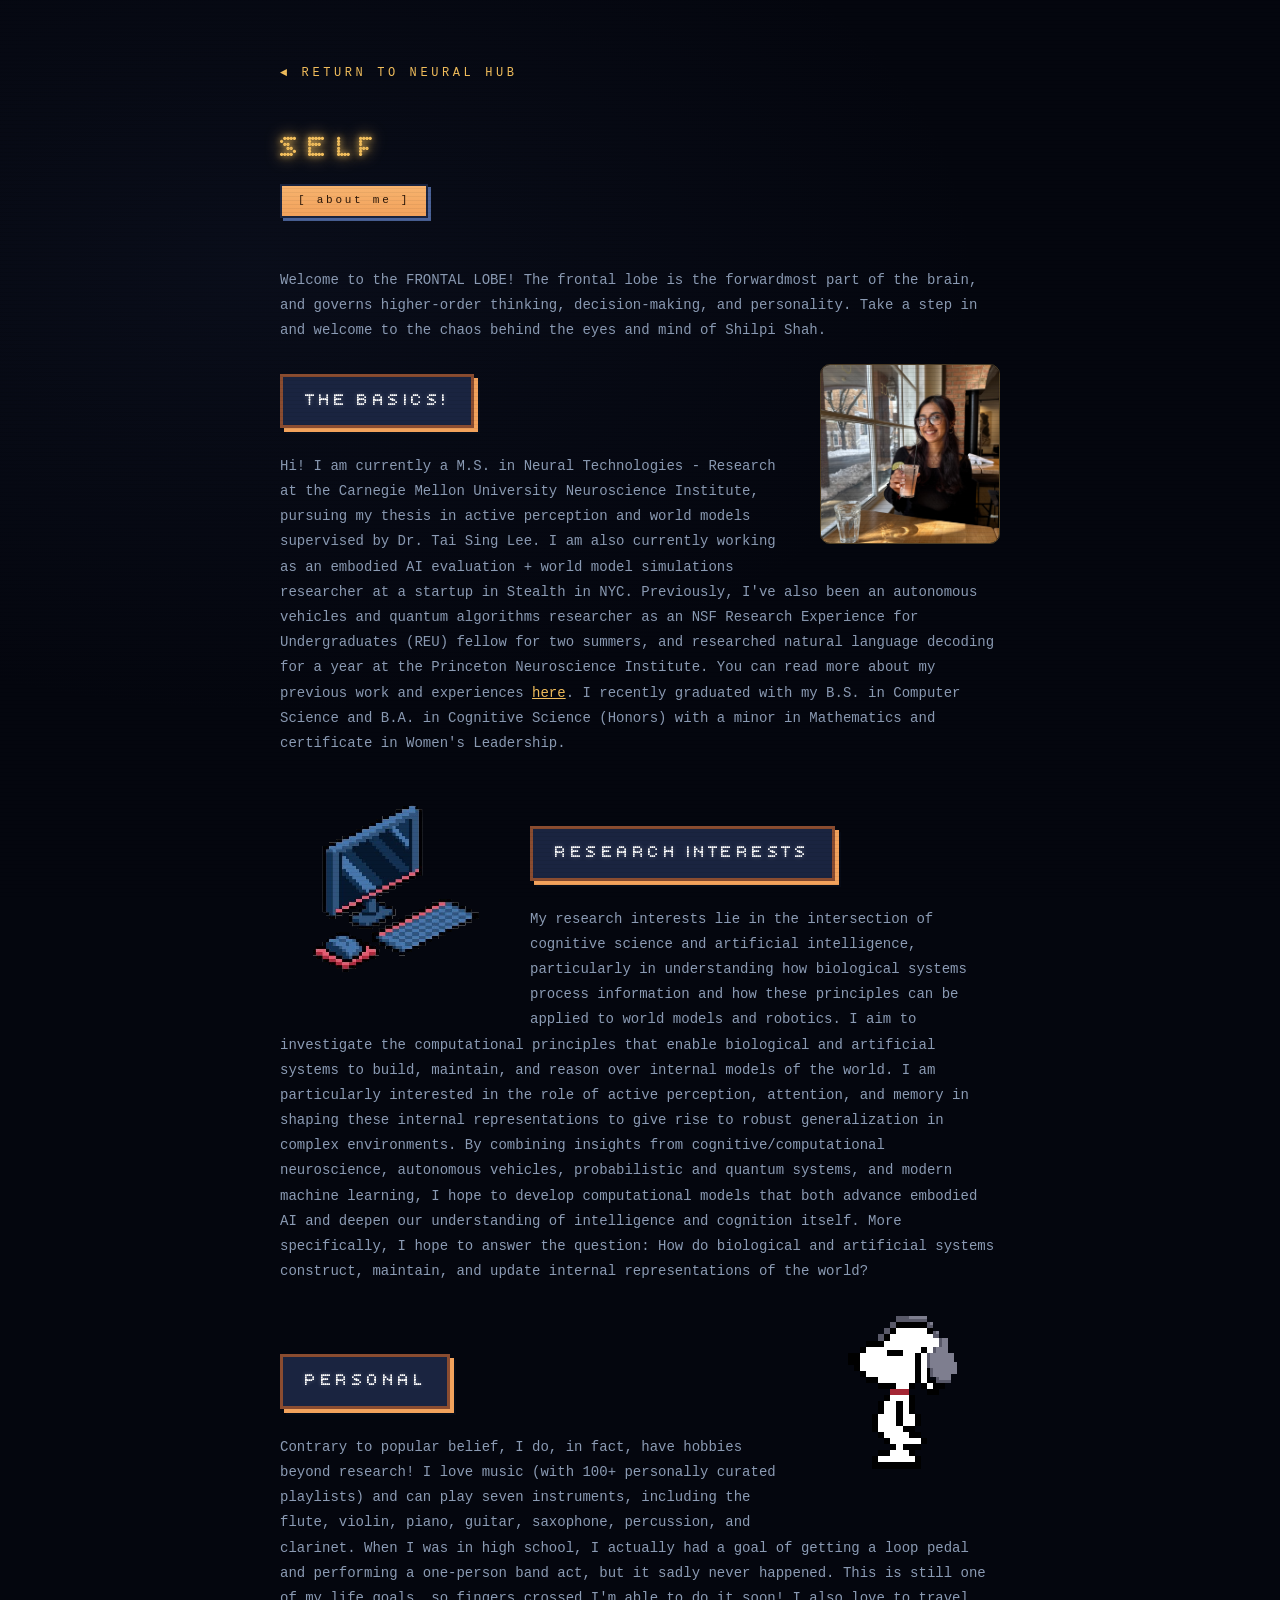
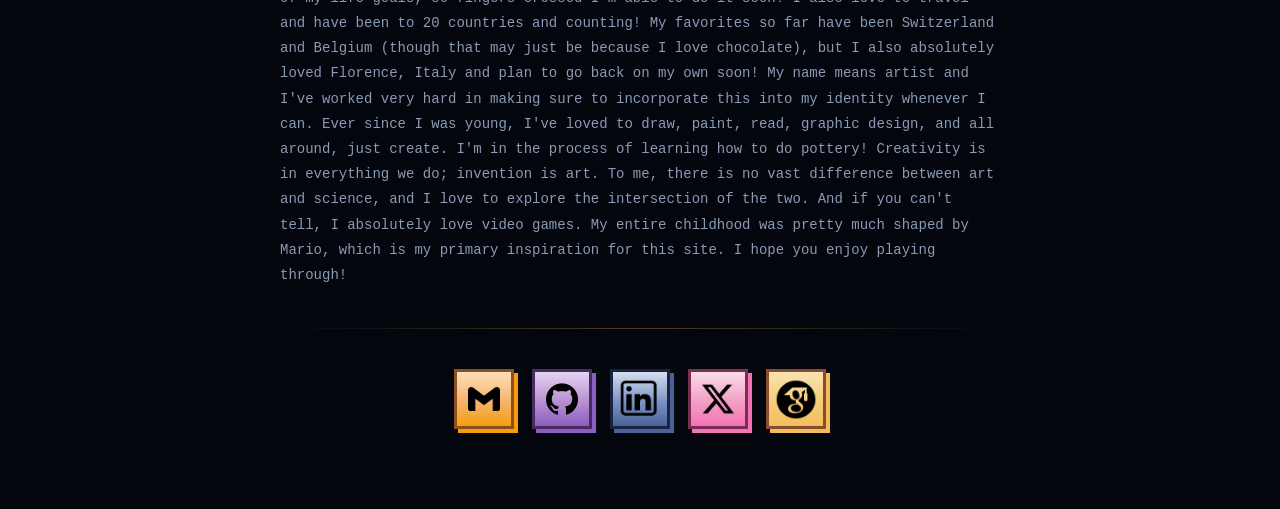
<file: about.html>
<!DOCTYPE html>
<html lang="en">
<head>
<meta charset="UTF-8">
<meta name="viewport" content="width=device-width, initial-scale=1.0">
<title>SELF | About Me</title>
<link rel="preconnect" href="https://fonts.googleapis.com">
<link rel="preconnect" href="https://fonts.gstatic.com" crossorigin>
<link href="https://fonts.googleapis.com/css2?family=Bitcount+Prop+Single:wght@100..900&display=swap" rel="stylesheet">
<style>
  *, *::before, *::after { box-sizing: border-box; margin: 0; padding: 0; }
  body {
    background: #04060e;
    min-height: 100vh;
    font-family: 'Courier New', monospace;
    color: #8b9bb4;
    line-height: 1.6;
    overflow-x: hidden;
  }
  body::before {
    content: '';
    position: fixed;
    inset: 0;
    z-index: 0;
    background: 
      radial-gradient(ellipse at 20% 30%, rgba(50,67,115,0.12) 0%, transparent 50%),
      #04060e;
    pointer-events: none;
  }
  body::after {
    content: '';
    position: fixed;
    inset: 0;
    z-index: 40;
    pointer-events: none;
    background: repeating-linear-gradient(0deg, transparent, transparent 3px, rgba(0,0,0,0.05) 3px, rgba(0,0,0,0.05) 4px);
  }
  .particles {
    position: fixed;
    inset: 0;
    z-index: 1;
    pointer-events: none;
    overflow: hidden;
  }
  .particle {
    position: absolute;
    width: 2px;
    height: 2px;
    background: #F2BE5C;
    border-radius: 50%;
    box-shadow: 0 0 6px #F2BE5C;
    opacity: 0;
    animation: drift linear infinite, twinkle ease-in-out infinite;
  }
  @keyframes drift {
    from { transform: translateY(0); }
    to { transform: translateY(-120vh); }
  }
  @keyframes twinkle {
    0%, 100% { opacity: 0; }
    50% { opacity: 0.7; }
  }
  @keyframes fadeIn {
    to { opacity: 1; }
  }
 
  .container {
    position: relative;
    z-index: 10;
    max-width: 800px;
    margin: 0 auto;
    padding: 60px 40px;
    opacity: 0;
    animation: fadeIn 0.8s ease forwards;
  }
  .back-link {
    display: inline-block;
    margin-bottom: 40px;
    color: #F2BE5C;
    text-decoration: none;
    font-size: 12px;
    letter-spacing: 0.3em;
    transition: opacity 0.3s;
  }
  .back-link:hover {
    opacity: 0.7;
    text-shadow: 0 0 8px currentColor;
  }
  h1 {
    font-family: 'Bitcount Prop Single', monospace;
    font-weight: 400;
    font-size: 32px;
    color: #F2BE5C;
    margin-bottom: 10px;
    letter-spacing: 0.2em;
    text-shadow: 0 0 6px currentColor, 0 0 16px currentColor;
  }
  .subtitle {
    display: inline-block;
    font-size: 11px;
    color: #2a1608;
    letter-spacing: 0.25em;
    background: linear-gradient(180deg, #F7B36E, #F2A25C);
    border: 2px solid #1A2440;
    padding: 6px 16px;
    box-shadow: 3px 3px 0 #4A6298, 5px 5px 0 rgba(10,14,24,0.4);
    margin-bottom: 50px;
  }
  .content {
    font-size: 14px;
    line-height: 1.8;
  }
  .content p {
    margin-bottom: 20px;
  }
  .content a {
    color: #F2BE5C;
    text-decoration: underline;
    transition: opacity 0.2s ease;
  }
  .content a:hover {
    opacity: 0.7;
  }
  .neural-divider {
    clear: both;
    height: 1px;
    background: linear-gradient(90deg, transparent, rgba(242,190,92,0.3), transparent);
    margin: 40px 0;
    animation: shimmer 3s ease-in-out infinite;
  }
  @keyframes shimmer {
    0%, 100% { opacity: 0.6; }
    50% { opacity: 1; }
  }
  .profile-pic {
    float: right;
    width: 180px;
    height: 180px;
    object-fit: cover;
    border-radius: 10px;
    border: 1px solid rgba(242,190,92,0.3);
    margin: 0 0 20px 30px;
    transition: box-shadow 0.3s ease, border-color 0.3s ease;
  }
  .profile-pic:hover {
    border-color: rgba(242,190,92,0.7);
    box-shadow: 0 0 20px rgba(242,190,92,0.35);
  }
  @media (max-width: 600px) {
    .profile-pic {
      float: none;
      display: block;
      width: 100%;
      height: auto;
      margin: 0 0 20px 0;
    }
  }

  /* ---- section tabs ---- */
  .section-title {
    display: inline-block;
    font-family: 'Bitcount Prop Single', monospace;
    font-weight: 400;
    font-size: 18px;
    color: #ffffff;
    letter-spacing: 0.14em;
    text-shadow: 0 0 4px rgba(255,255,255,0.3);
    background: #1A2440;
    border: 3px solid #8a4c30;
    padding: 8px 22px;
    margin: 50px 0 26px;
    box-shadow: 4px 4px 0 #F2A25C, 6px 6px 0 rgba(14,24,40,0.35);
  }
  .section-title:first-of-type {
    margin-top: 10px;
  }

  /* ---- character art ---- */
  .char-researcher {
    float: left;
    width: 225px;
    height: auto;
    image-rendering: pixelated;
    image-rendering: crisp-edges;
    margin: 0 25px 15px 0;
  }
  .char-snoop {
    float: right;
    width: 195px;
    height: auto;
    image-rendering: pixelated;
    image-rendering: crisp-edges;
    margin: 0 0 15px 25px;
  }
  @media (max-width: 600px) {
    .char-researcher, .char-snoop {
      float: none;
      display: block;
      margin: 0 auto 15px;
    }
  }

  /* ---- contact icon row ---- */
  .icon-row {
    display: flex;
    justify-content: center;
    flex-wrap: wrap;
    gap: 18px;
    margin: 10px 0 20px;
  }
  .icon-link {
    width: 60px;
    height: 60px;
    flex: none;
    display: flex;
    align-items: center;
    justify-content: center;
    text-decoration: none;
    border: 3px solid;
    transition: transform 0.2s ease, box-shadow 0.2s ease;
  }
  .icon-link:hover {
    transform: translate(-2px, -2px);
  }
  .icon-link img {
    width: 60%;
    height: 60%;
    object-fit: contain;
  }
  .icon-link.icon-lg img {
    width: 80%;
    height: 80%;
  }
  .icon-purple {
    background: linear-gradient(180deg, #E4D4F0, #B98FD1 55%, #8B5FBF);
    border-color: #4a2a63;
    box-shadow: 4px 4px 0 #8B5FBF, 6px 6px 0 rgba(20,10,30,0.4);
  }
  .icon-purple:hover { box-shadow: 6px 6px 0 #8B5FBF, 9px 9px 0 rgba(20,10,30,0.4); }
  .icon-orange {
    background: linear-gradient(180deg, #FCE0B8, #F7B36E 55%, #F59E0B);
    border-color: #8a5024;
    box-shadow: 4px 4px 0 #F59E0B, 6px 6px 0 rgba(20,12,4,0.4);
  }
  .icon-orange:hover { box-shadow: 6px 6px 0 #F59E0B, 9px 9px 0 rgba(20,12,4,0.4); }
  .icon-blue {
    background: linear-gradient(180deg, #D6DEF0, #7C93C4 55%, #4A6298);
    border-color: #1A2440;
    box-shadow: 4px 4px 0 #4A6298, 6px 6px 0 rgba(10,14,24,0.45);
  }
  .icon-blue:hover { box-shadow: 6px 6px 0 #4A6298, 9px 9px 0 rgba(10,14,24,0.45); }
  .icon-yellow {
    background: linear-gradient(180deg, #F8E3B0, #F5CE7A 55%, #F2BE5C);
    border-color: #8a4c30;
    box-shadow: 4px 4px 0 #F2BE5C, 6px 6px 0 rgba(20,12,4,0.35);
  }
  .icon-yellow:hover { box-shadow: 6px 6px 0 #F2BE5C, 9px 9px 0 rgba(20,12,4,0.35); }
  .icon-pink {
    background: linear-gradient(180deg, #FADCE9, #F2A0C4 55%, #f472b6);
    border-color: #7a2f52;
    box-shadow: 4px 4px 0 #f472b6, 6px 6px 0 rgba(20,8,14,0.4);
  }
  .icon-pink:hover { box-shadow: 6px 6px 0 #f472b6, 9px 9px 0 rgba(20,8,14,0.4); }
</style>
</head>
<body>
  <div class="particles" id="particles"></div>
<div class="container">
  <a href="hub.html" class="back-link">◄ RETURN TO NEURAL HUB</a>
  <h1>SELF</h1>
  <div class="subtitle">[ about me ]</div>
  
  <div class="content">
    <p>Welcome to the FRONTAL LOBE! The frontal lobe is the forwardmost part of the brain, and governs higher-order thinking, decision-making, and personality. Take a step in and welcome to the chaos behind the eyes and mind of Shilpi Shah.</p>
    <img src="assets/me.JPG" alt="Photo of me" class="profile-pic">
    
    <h2 class="section-title">THE BASICS!</h2>
    <p>Hi! I am currently a M.S. in Neural Technologies - Research at the Carnegie Mellon University Neuroscience Institute, pursuing my thesis in active perception and world models supervised by Dr. Tai Sing Lee. 
      I am also currently working as an embodied AI evaluation + world model simulations researcher at a startup in Stealth in NYC. Previously, I've also been an autonomous vehicles and quantum algorithms researcher as an NSF Research Experience for Undergraduates (REU) fellow for two summers, and researched natural language decoding for a year at the Princeton Neuroscience Institute. You can read more about my previous work and experiences <a href="cv.html">here</a>.
      I recently graduated with my B.S. in Computer Science and B.A. in Cognitive Science (Honors) with a minor in Mathematics and certificate in Women's Leadership. 
    </p>

    <h2 class="section-title">RESEARCH INTERESTS</h2>
    <img src="assets/chars/researcher.png" alt="" class="char-researcher">
    <p>My research interests lie in the intersection of cognitive science and artificial intelligence, particularly in understanding how biological systems process information and how these principles can be applied to world models and robotics. 
      I aim to investigate the computational principles that enable biological and artificial systems to build, maintain, and reason over internal models of the world. I am particularly interested in the role of active perception, attention, and memory in shaping these internal representations to give rise to robust generalization in complex environments. By combining insights from cognitive/computational neuroscience, autonomous vehicles, probabilistic and quantum systems, and modern machine learning, I hope to develop computational models that both advance embodied AI and deepen our understanding of intelligence and cognition itself. 

      More specifically, I hope to answer the question: How do biological and artificial systems construct, maintain, and update internal representations of the world? 
    </p>

    <h2 class="section-title">PERSONAL</h2>
    <img src="assets/chars/snoop_hp.png" alt="" class="char-snoop">
    <p>Contrary to popular belief, I do, in fact, have hobbies beyond research! 
      
      I love music (with 100+ personally curated playlists) and can play seven instruments, including the flute, violin, piano, guitar, saxophone, percussion, and clarinet. 
      When I was in high school, I actually had a goal of getting a loop pedal and performing a one-person band act, but it sadly never happened. This is still one of my life goals, so fingers crossed I'm able to do it soon!
      
      I also love to travel and have been to 20 countries and counting! My favorites so far have been Switzerland and Belgium (though that may just be because I love chocolate), but I also absolutely loved Florence, Italy and plan to go back on my own soon!  

      My name means artist and I've worked very hard in making sure to incorporate this into my identity whenever I can. Ever since I was young, I've loved to draw, paint, read, graphic design, and all around, just create. I'm in the process of learning how to do pottery! Creativity is in everything we do; invention is art. To me, there is no vast difference between art and science, and I love to explore the intersection of the two. 

      And if you can't tell, I absolutely love video games. My entire childhood was pretty much shaped by Mario, which is my primary inspiration for this site. I hope you enjoy playing through!
    </p>

    <div class="neural-divider"></div>

    <div class="icon-row">
      <a href="mailto:shilpish@andrew.cmu.edu" class="icon-link icon-orange">
        <img src="assets/icons/gmail_icon.png" alt="Email">
      </a>
      <a href="https://github.com/shilpishah" target="_blank" rel="noopener" class="icon-link icon-purple">
        <img src="assets/icons/github_icon.png" alt="GitHub">
      </a>
      <a href="https://www.linkedin.com/in/shilpishahh" target="_blank" rel="noopener" class="icon-link icon-blue icon-lg">
        <img src="assets/icons/linkedin_icon.png" alt="LinkedIn">
      </a>
      <a href="https://x.com/shilpishahh" target="_blank" rel="noopener" class="icon-link icon-pink">
        <img src="assets/icons/x_icon.webp" alt="X">
      </a>
      <a href="https://scholar.google.com/citations?view_op=list_works&hl=en&hl=en&user=nwGi15sAAAAJ" target="_blank" rel="noopener" class="icon-link icon-yellow icon-lg">
        <img src="assets/icons/scholar_icon.png" alt="Google Scholar">
      </a>
    </div>
</div>
<script>
  (function() {
    const field = document.getElementById('particles');
    const N = 28;
    for (let i = 0; i < N; i++) {
      const p = document.createElement('div');
      p.className = 'particle';
      p.style.left = Math.random() * 100 + '%';
      p.style.top = Math.random() * 100 + '%';
      const driftDur = (10 + Math.random() * 14).toFixed(1) + 's';
      const twinkleDur = (2 + Math.random() * 3).toFixed(1) + 's';
      p.style.animationDuration = driftDur + ', ' + twinkleDur;
      p.style.animationDelay = (Math.random() * 10).toFixed(1) + 's, ' + (Math.random() * 3).toFixed(1) + 's';
      field.appendChild(p);
    }
  })();
</script>
</body>
</html>
</file>
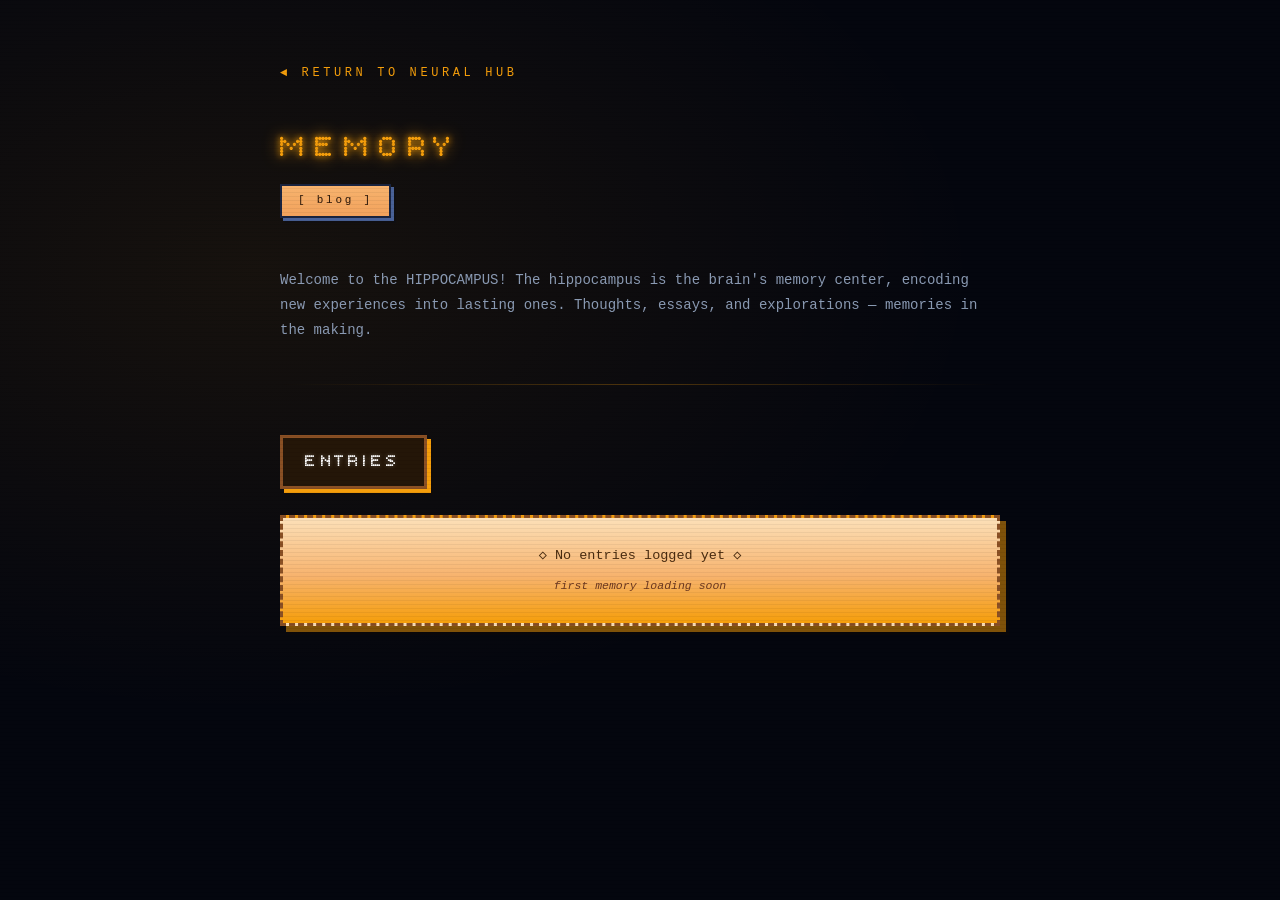
<file: blog.html>
<!DOCTYPE html>
<html lang="en">
<head>
<meta charset="UTF-8">
<meta name="viewport" content="width=device-width, initial-scale=1.0">
<title>MEMORY | Blog</title>
<link rel="preconnect" href="https://fonts.googleapis.com">
<link rel="preconnect" href="https://fonts.gstatic.com" crossorigin>
<link href="https://fonts.googleapis.com/css2?family=Bitcount+Prop+Single:wght@100..900&display=swap" rel="stylesheet">
<style>
  *, *::before, *::after { box-sizing: border-box; margin: 0; padding: 0; }
  body {
    background: #04060e;
    min-height: 100vh;
    font-family: 'Courier New', monospace;
    color: #8b9bb4;
    line-height: 1.6;
    overflow-x: hidden;
  }
  body::before {
    content: '';
    position: fixed;
    inset: 0;
    z-index: 0;
    background:
      radial-gradient(ellipse at 20% 30%, rgba(245,158,11,0.08) 0%, transparent 50%),
      #04060e;
    pointer-events: none;
  }
  body::after {
    content: '';
    position: fixed;
    inset: 0;
    z-index: 40;
    pointer-events: none;
    background: repeating-linear-gradient(0deg, transparent, transparent 3px, rgba(0,0,0,0.05) 3px, rgba(0,0,0,0.05) 4px);
  }
  .particles {
    position: fixed;
    inset: 0;
    z-index: 1;
    pointer-events: none;
    overflow: hidden;
  }
  .particle {
    position: absolute;
    width: 2px;
    height: 2px;
    background: #f59e0b;
    border-radius: 50%;
    box-shadow: 0 0 6px #f59e0b;
    opacity: 0;
    animation: drift linear infinite, twinkle ease-in-out infinite;
  }
  @keyframes drift {
    from { transform: translateY(0); }
    to { transform: translateY(-120vh); }
  }
  @keyframes twinkle {
    0%, 100% { opacity: 0; }
    50% { opacity: 0.7; }
  }
  @keyframes fadeIn {
    to { opacity: 1; }
  }

  .container {
    position: relative;
    z-index: 10;
    max-width: 800px;
    margin: 0 auto;
    padding: 60px 40px 100px;
    opacity: 0;
    animation: fadeIn 0.8s ease forwards;
  }
  .back-link {
    display: inline-block;
    margin-bottom: 40px;
    color: #f59e0b;
    text-decoration: none;
    font-size: 12px;
    letter-spacing: 0.3em;
    transition: opacity 0.3s;
  }
  .back-link:hover {
    opacity: 0.7;
    text-shadow: 0 0 8px currentColor;
  }
  h1 {
    font-family: 'Bitcount Prop Single', monospace;
    font-weight: 400;
    font-size: 32px;
    color: #f59e0b;
    margin-bottom: 10px;
    letter-spacing: 0.2em;
    text-shadow: 0 0 6px currentColor, 0 0 16px currentColor;
  }
  .subtitle {
    display: inline-block;
    font-size: 11px;
    color: #2a1608;
    letter-spacing: 0.25em;
    background: linear-gradient(180deg, #F7B36E, #F2A25C);
    border: 2px solid #1A2440;
    padding: 6px 16px;
    box-shadow: 3px 3px 0 #4A6298, 5px 5px 0 rgba(10,14,24,0.4);
    margin-bottom: 50px;
  }
  .content {
    position: relative;
    font-size: 14px;
    line-height: 1.8;
  }
  .content > p {
    margin-bottom: 20px;
  }
  .neural-divider {
    height: 1px;
    background: linear-gradient(90deg, transparent, rgba(245,158,11,0.3), transparent);
    margin: 40px 0;
  }

  /* ---- section tab ---- */
  .section-title {
    display: inline-block;
    font-family: 'Bitcount Prop Single', monospace;
    font-weight: 400;
    font-size: 18px;
    color: #ffffff;
    letter-spacing: 0.14em;
    text-shadow: 0 0 4px rgba(255,255,255,0.3);
    background: #241608;
    border: 3px solid #8a5024;
    padding: 8px 22px;
    margin: 50px 0 26px;
    box-shadow: 4px 4px 0 #f59e0b, 6px 6px 0 rgba(20,12,4,0.4);
  }
  .section-title:first-of-type {
    margin-top: 10px;
  }

  /* ---- post cards (ready for future entries) ---- */
  .timeline {
    position: relative;
  }
  .timeline::before {
    content: '';
    position: absolute;
    top: 10px;
    bottom: 10px;
    left: 15px;
    width: 2px;
    background: linear-gradient(180deg,
      rgba(138,80,36,0.05),
      rgba(138,80,36,0.45) 8%,
      rgba(138,80,36,0.45) 92%,
      rgba(138,80,36,0.05));
  }
  .timeline-item {
    position: relative;
    padding-bottom: 30px;
  }
  .timeline-item:last-child {
    padding-bottom: 0;
  }
  .timeline-content {
    margin-left: 36px;
    background: linear-gradient(180deg, #FCE0B8, #F7B36E 55%, #F59E0B);
    border: 3px solid #8a5024;
    padding: 16px 20px;
    box-shadow: 6px 6px 0 #F59E0B, 9px 9px 0 rgba(20,12,4,0.35), inset 0 2px 0 rgba(255,255,255,0.35);
    transition: border-color 0.25s ease, box-shadow 0.25s ease, transform 0.25s ease;
  }
  .timeline-item:hover .timeline-content {
    border-color: #4a2c10;
    transform: translate(-3px, -3px);
    box-shadow: 9px 9px 0 #F59E0B, 13px 13px 0 rgba(20,12,4,0.35), inset 0 2px 0 rgba(255,255,255,0.45);
  }
  .entry-top-row {
    display: flex;
    justify-content: space-between;
    align-items: baseline;
    gap: 12px;
    flex-wrap: wrap;
  }
  .role-title {
    font-weight: bold;
    color: #2a1608;
    font-size: 14.5px;
    letter-spacing: 0.02em;
  }
  .entry-dates {
    font-size: 12px;
    color: #6b3820;
    letter-spacing: 0.04em;
    white-space: nowrap;
  }
  .entry-sub-row {
    display: flex;
    justify-content: space-between;
    align-items: baseline;
    gap: 12px;
    flex-wrap: wrap;
    margin: 3px 0 12px;
  }
  .company-name {
    font-style: italic;
    color: #5c3a20;
    font-size: 12.5px;
  }
  .entry-bullets {
    list-style: none;
  }
  .entry-bullets li {
    position: relative;
    padding-left: 20px;
    margin-bottom: 8px;
    font-size: 13px;
    line-height: 1.65;
    color: #2f1810;
  }
  .entry-bullets li:last-child {
    margin-bottom: 0;
  }
  .entry-bullets li::before {
    content: '●';
    position: absolute;
    left: 2px;
    top: 1px;
    font-size: 9px;
    color: #F59E0B;
    text-shadow: -1px 0 0 #8a5024, 1px 0 0 #8a5024, 0 -1px 0 #8a5024, 0 1px 0 #8a5024;
  }
  .ext-link {
    display: inline-flex;
    align-items: center;
    gap: 5px;
    font-size: 11px;
    letter-spacing: 0.04em;
    padding: 4px 12px;
    margin-top: 10px;
    background: #241608;
    color: #ffffff;
    border: 2px solid #8a5024;
    text-decoration: none;
    box-shadow: 2px 2px 0 #F59E0B;
    transition: transform 0.2s ease, box-shadow 0.2s ease;
  }
  .ext-link:hover {
    transform: translate(-2px, -2px);
    box-shadow: 4px 4px 0 #F59E0B;
  }

  /* ---- empty state ---- */
  .empty-state {
    background: linear-gradient(180deg, #FCE0B8, #F7B36E 55%, #F59E0B);
    border: 3px dashed #8a5024;
    padding: 26px 24px;
    text-align: center;
    box-shadow: 6px 6px 0 rgba(245,158,11,0.5), 9px 9px 0 rgba(20,12,4,0.3);
  }
  .empty-state p {
    color: #4a2c10;
    font-size: 13.5px;
    margin: 0;
  }
  .empty-state p.small {
    margin-top: 8px;
    font-size: 11.5px;
    font-style: italic;
    color: #6b3820;
  }
</style>
</head>
<body>
<div class="particles" id="particles"></div>
<div class="container">
  <a href="hub.html" class="back-link">◄ RETURN TO NEURAL HUB</a>
  <h1>MEMORY</h1>
  <div class="subtitle">[ blog ]</div>

  <div class="content">
    <p>Welcome to the HIPPOCAMPUS! The hippocampus is the brain's memory center, encoding new experiences into lasting ones. Thoughts, essays, and explorations — memories in the making.</p>

    <div class="neural-divider"></div>

    <h2 class="section-title">ENTRIES</h2>

    <!--
      No posts yet. When you're ready to add one, drop a block like this
      inside a <div class="timeline"> wrapper (see cv.html / projects.html
      for the pattern):

      <div class="timeline-item">
        <div class="timeline-content">
          <div class="entry-top-row">
            <span class="role-title">Post Title</span>
            <span class="entry-dates">Mon YYYY</span>
          </div>
          <div class="entry-sub-row">
            <span class="company-name">tag / topic</span>
          </div>
          <ul class="entry-bullets">
            <li>Excerpt or summary line.</li>
          </ul>
          <a href="#" class="ext-link">↗ Read more</a>
        </div>
      </div>
    -->

    <div class="empty-state">
      <p>◇ No entries logged yet ◇</p>
      <p class="small">first memory loading soon</p>
    </div>

  </div>
</div>
<script>
  (function() {
    const field = document.getElementById('particles');
    const N = 28;
    for (let i = 0; i < N; i++) {
      const p = document.createElement('div');
      p.className = 'particle';
      p.style.left = Math.random() * 100 + '%';
      p.style.top = Math.random() * 100 + '%';
      const driftDur = (10 + Math.random() * 14).toFixed(1) + 's';
      const twinkleDur = (2 + Math.random() * 3).toFixed(1) + 's';
      p.style.animationDuration = driftDur + ', ' + twinkleDur;
      p.style.animationDelay = (Math.random() * 10).toFixed(1) + 's, ' + (Math.random() * 3).toFixed(1) + 's';
      field.appendChild(p);
    }
  })();
</script>
</body>
</html>
</file>
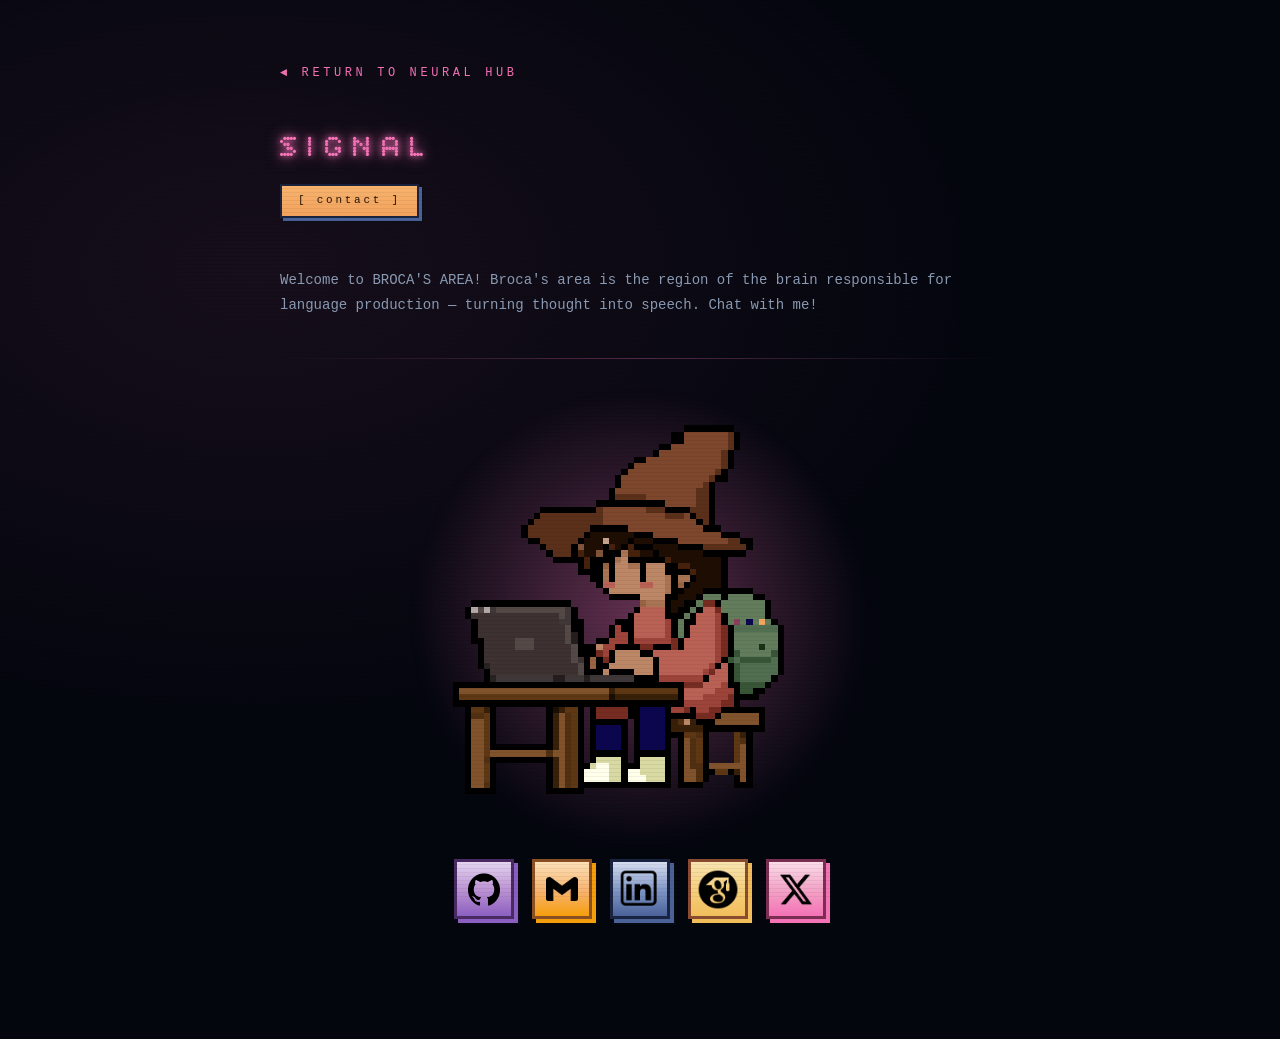
<file: contact.html>
<!DOCTYPE html>
<html lang="en">
<head>
<meta charset="UTF-8">
<meta name="viewport" content="width=device-width, initial-scale=1.0">
<title>SIGNAL | Contact</title>
<link rel="preconnect" href="https://fonts.googleapis.com">
<link rel="preconnect" href="https://fonts.gstatic.com" crossorigin>
<link href="https://fonts.googleapis.com/css2?family=Bitcount+Prop+Single:wght@100..900&display=swap" rel="stylesheet">
<style>
  *, *::before, *::after { box-sizing: border-box; margin: 0; padding: 0; }
  body {
    background: #04060e;
    min-height: 100vh;
    font-family: 'Courier New', monospace;
    color: #8b9bb4;
    line-height: 1.6;
    overflow-x: hidden;
  }
  body::before {
    content: '';
    position: fixed;
    inset: 0;
    z-index: 0;
    background:
      radial-gradient(ellipse at 20% 30%, rgba(244,114,182,0.08) 0%, transparent 50%),
      #04060e;
    pointer-events: none;
  }
  body::after {
    content: '';
    position: fixed;
    inset: 0;
    z-index: 40;
    pointer-events: none;
    background: repeating-linear-gradient(0deg, transparent, transparent 3px, rgba(0,0,0,0.05) 3px, rgba(0,0,0,0.05) 4px);
  }
  .particles {
    position: fixed;
    inset: 0;
    z-index: 1;
    pointer-events: none;
    overflow: hidden;
  }
  .particle {
    position: absolute;
    width: 2px;
    height: 2px;
    background: #f472b6;
    border-radius: 50%;
    box-shadow: 0 0 6px #f472b6;
    opacity: 0;
    animation: drift linear infinite, twinkle ease-in-out infinite;
  }
  @keyframes drift {
    from { transform: translateY(0); }
    to { transform: translateY(-120vh); }
  }
  @keyframes twinkle {
    0%, 100% { opacity: 0; }
    50% { opacity: 0.7; }
  }
  @keyframes fadeIn {
    to { opacity: 1; }
  }

  .container {
    position: relative;
    z-index: 10;
    max-width: 800px;
    margin: 0 auto;
    padding: 60px 40px 100px;
    opacity: 0;
    animation: fadeIn 0.8s ease forwards;
  }
  .back-link {
    display: inline-block;
    margin-bottom: 40px;
    color: #f472b6;
    text-decoration: none;
    font-size: 12px;
    letter-spacing: 0.3em;
    transition: opacity 0.3s;
  }
  .back-link:hover {
    opacity: 0.7;
    text-shadow: 0 0 8px currentColor;
  }
  h1 {
    font-family: 'Bitcount Prop Single', monospace;
    font-weight: 400;
    font-size: 32px;
    color: #f472b6;
    margin-bottom: 10px;
    letter-spacing: 0.2em;
    text-shadow: 0 0 6px currentColor, 0 0 16px currentColor;
  }
  .subtitle {
    display: inline-block;
    font-size: 11px;
    color: #2a1608;
    letter-spacing: 0.25em;
    background: linear-gradient(180deg, #F7B36E, #F2A25C);
    border: 2px solid #1A2440;
    padding: 6px 16px;
    box-shadow: 3px 3px 0 #4A6298, 5px 5px 0 rgba(10,14,24,0.4);
    margin-bottom: 50px;
  }
  .content {
    font-size: 14px;
    line-height: 1.8;
  }
  .content > p {
    margin-bottom: 20px;
  }
  .neural-divider {
    height: 1px;
    background: linear-gradient(90deg, transparent, rgba(244,114,182,0.3), transparent);
    margin: 40px 0;
  }

  /* ---- hero wizard ---- */
  .wiz-hero-wrap {
    position: relative;
    display: flex;
    justify-content: center;
    align-items: center;
    margin: 30px 0 20px;
    height: 440px;
  }
  .wiz-hero-glow {
    position: absolute;
    width: 460px;
    height: 460px;
    border-radius: 50%;
    background: radial-gradient(circle, rgba(244,114,182,0.4), transparent 70%);
    filter: blur(6px);
    animation: glowPulse 3s ease-in-out infinite;
    z-index: 0;
  }
  @keyframes glowPulse {
    0%, 100% { opacity: 0.55; transform: scale(1); }
    50%      { opacity: 1; transform: scale(1.08); }
  }
  .wiz-hero {
    position: relative;
    z-index: 1;
    width: 400px;
    height: 400px;
    image-rendering: pixelated;
    image-rendering: crisp-edges;
    animation: wizHeroFloat 2.6s ease-in-out infinite;
  }
  @keyframes wizHeroFloat {
    0%, 100% { transform: translateY(0); }
    50%      { transform: translateY(-10px); }
  }

  /* ---- icon row ---- */
  .icon-row {
    display: flex;
    justify-content: center;
    flex-wrap: wrap;
    gap: 18px;
    margin: 10px 0 20px;
  }
  .icon-link {
    width: 60px;
    height: 60px;
    flex: none;
    display: flex;
    align-items: center;
    justify-content: center;
    text-decoration: none;
    border: 3px solid;
    transition: transform 0.2s ease, box-shadow 0.2s ease;
  }
  .icon-link:hover {
    transform: translate(-2px, -2px);
  }
  .icon-link img {
    width: 60%;
    height: 60%;
    object-fit: contain;
  }
  .icon-link.icon-lg img {
    width: 80%;
    height: 80%;
  }
  .icon-purple {
    background: linear-gradient(180deg, #E4D4F0, #B98FD1 55%, #8B5FBF);
    border-color: #4a2a63;
    box-shadow: 4px 4px 0 #8B5FBF, 6px 6px 0 rgba(20,10,30,0.4);
  }
  .icon-purple:hover {
    box-shadow: 6px 6px 0 #8B5FBF, 9px 9px 0 rgba(20,10,30,0.4);
  }
  .icon-orange {
    background: linear-gradient(180deg, #FCE0B8, #F7B36E 55%, #F59E0B);
    border-color: #8a5024;
    box-shadow: 4px 4px 0 #F59E0B, 6px 6px 0 rgba(20,12,4,0.4);
  }
  .icon-orange:hover {
    box-shadow: 6px 6px 0 #F59E0B, 9px 9px 0 rgba(20,12,4,0.4);
  }
  .icon-blue {
    background: linear-gradient(180deg, #D6DEF0, #7C93C4 55%, #4A6298);
    border-color: #1A2440;
    box-shadow: 4px 4px 0 #4A6298, 6px 6px 0 rgba(10,14,24,0.45);
  }
  .icon-blue:hover {
    box-shadow: 6px 6px 0 #4A6298, 9px 9px 0 rgba(10,14,24,0.45);
  }
  .icon-yellow {
    background: linear-gradient(180deg, #F8E3B0, #F5CE7A 55%, #F2BE5C);
    border-color: #8a4c30;
    box-shadow: 4px 4px 0 #F2BE5C, 6px 6px 0 rgba(20,12,4,0.35);
  }
  .icon-yellow:hover {
    box-shadow: 6px 6px 0 #F2BE5C, 9px 9px 0 rgba(20,12,4,0.35);
  }
  .icon-pink {
    background: linear-gradient(180deg, #FADCE9, #F2A0C4 55%, #f472b6);
    border-color: #7a2f52;
    box-shadow: 4px 4px 0 #f472b6, 6px 6px 0 rgba(20,8,14,0.4);
  }
  .icon-pink:hover {
    box-shadow: 6px 6px 0 #f472b6, 9px 9px 0 rgba(20,8,14,0.4);
  }
</style>
</head>
<body>
<div class="particles" id="particles"></div>
<div class="container">
  <a href="hub.html" class="back-link">◄ RETURN TO NEURAL HUB</a>
  <h1>SIGNAL</h1>
  <div class="subtitle">[ contact ]</div>

  <div class="content">
    <p>Welcome to BROCA'S AREA! Broca's area is the region of the brain responsible for language production — turning thought into speech. Chat with me!</p>

    <div class="neural-divider"></div>

    <div class="wiz-hero-wrap">
      <div class="wiz-hero-glow"></div>
      <img src="assets/Wiz2.png" class="wiz-hero" alt="">
    </div>

    <div class="icon-row">
      <a href="https://github.com/shilpishah" target="_blank" rel="noopener" class="icon-link icon-purple">
        <img src="assets/icons/github_icon.png" alt="GitHub">
      </a>
      <a href="mailto:shilpish@andrew.cmu.edu" class="icon-link icon-orange">
        <img src="assets/icons/gmail_icon.png" alt="Email">
      </a>
      <a href="https://www.linkedin.com/in/shilpishahh" target="_blank" rel="noopener" class="icon-link icon-blue icon-lg">
        <img src="assets/icons/linkedin_icon.png" alt="LinkedIn">
      </a>
      <a href="https://scholar.google.com/citations?view_op=list_works&hl=en&hl=en&user=nwGi15sAAAAJ" target="_blank" rel="noopener" class="icon-link icon-yellow icon-lg">
        <img src="assets/icons/scholar_icon.png" alt="Google Scholar">
      </a>
      <a href="https://x.com/shilpishahh" target="_blank" rel="noopener" class="icon-link icon-pink">
        <img src="assets/icons/x_icon.webp" alt="X">
      </a>
    </div>

  </div>
</div>
<script>
  (function() {
    const field = document.getElementById('particles');
    const N = 28;
    for (let i = 0; i < N; i++) {
      const p = document.createElement('div');
      p.className = 'particle';
      p.style.left = Math.random() * 100 + '%';
      p.style.top = Math.random() * 100 + '%';
      const driftDur = (10 + Math.random() * 14).toFixed(1) + 's';
      const twinkleDur = (2 + Math.random() * 3).toFixed(1) + 's';
      p.style.animationDuration = driftDur + ', ' + twinkleDur;
      p.style.animationDelay = (Math.random() * 10).toFixed(1) + 's, ' + (Math.random() * 3).toFixed(1) + 's';
      field.appendChild(p);
    }
  })();
</script>
</body>
</html>
</file>
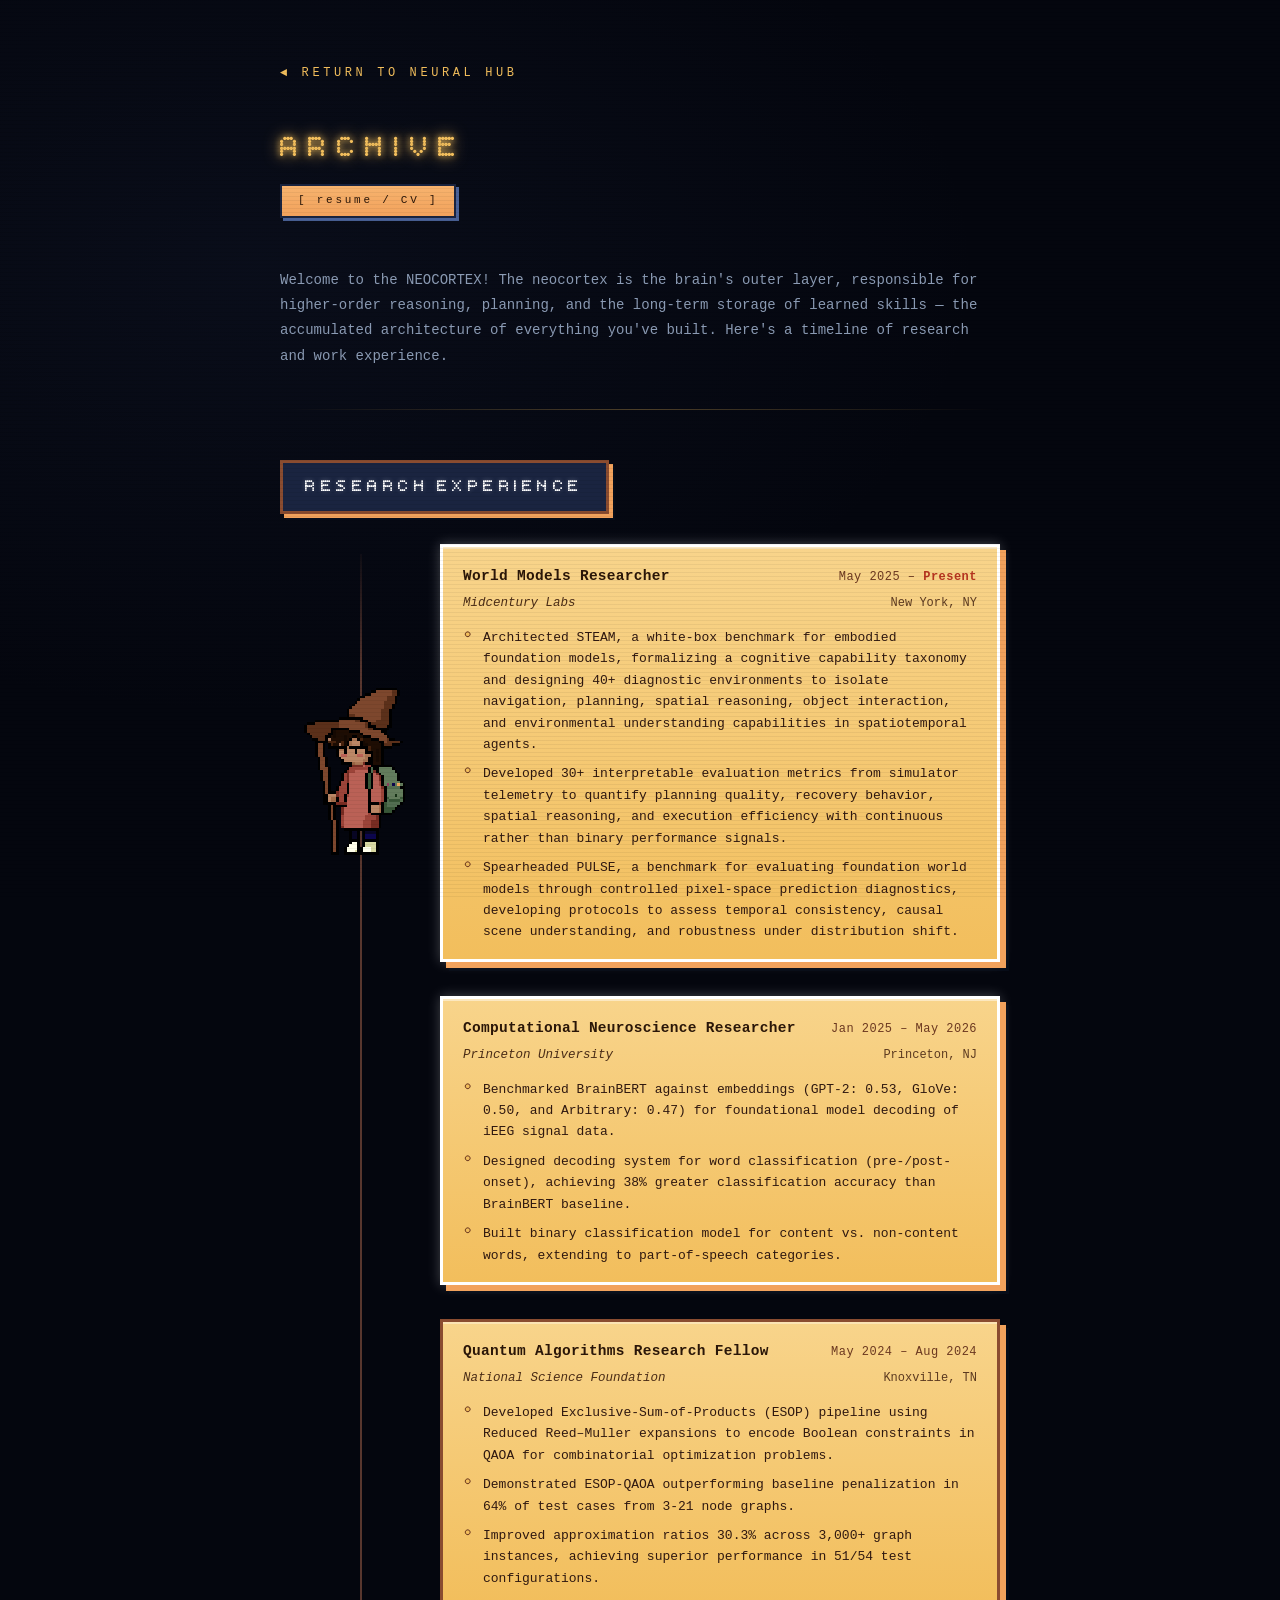
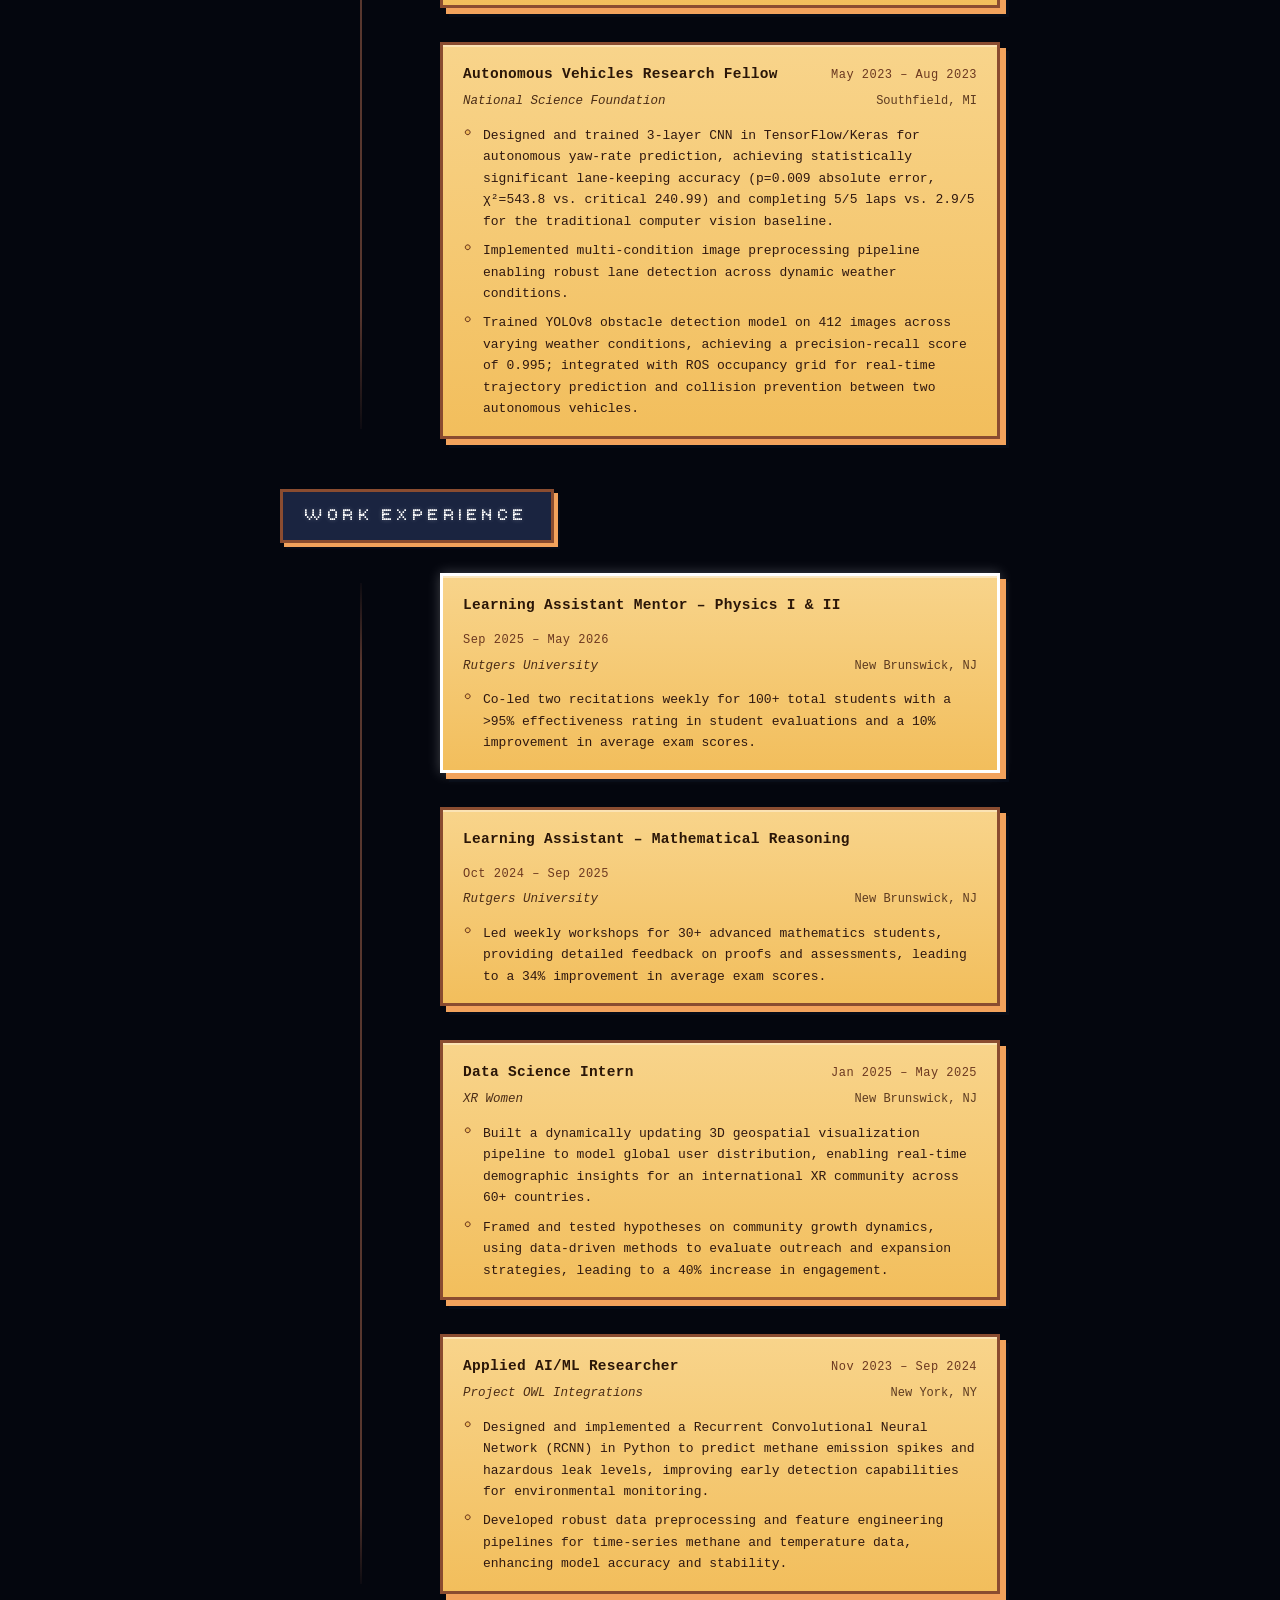
<file: cv.html>
<!DOCTYPE html>
<html lang="en">
<head>
<meta charset="UTF-8">
<meta name="viewport" content="width=device-width, initial-scale=1.0">
<title>ARCHIVE | Resume / CV</title>
<link rel="preconnect" href="https://fonts.googleapis.com">
<link rel="preconnect" href="https://fonts.gstatic.com" crossorigin>
<link href="https://fonts.googleapis.com/css2?family=Bitcount+Prop+Single:wght@100..900&display=swap" rel="stylesheet">
<style>
  *, *::before, *::after { box-sizing: border-box; margin: 0; padding: 0; }
  body {
    background: #04060e;
    min-height: 100vh;
    font-family: 'Courier New', monospace;
    color: #8b9bb4;
    line-height: 1.6;
    overflow-x: hidden;
  }
  body::before {
    content: '';
    position: fixed;
    inset: 0;
    z-index: 0;
    background:
      radial-gradient(ellipse at 20% 30%, rgba(50,67,115,0.12) 0%, transparent 50%),
      #04060e;
    pointer-events: none;
  }
  body::after {
    content: '';
    position: fixed;
    inset: 0;
    z-index: 40;
    pointer-events: none;
    background: repeating-linear-gradient(0deg, transparent, transparent 3px, rgba(0,0,0,0.05) 3px, rgba(0,0,0,0.05) 4px);
  }
  .particles {
    position: fixed;
    inset: 0;
    z-index: 1;
    pointer-events: none;
    overflow: hidden;
  }
  .particle {
    position: absolute;
    width: 2px;
    height: 2px;
    background: #F2BE5C;
    border-radius: 50%;
    box-shadow: 0 0 6px #F2BE5C;
    opacity: 0;
    animation: drift linear infinite, twinkle ease-in-out infinite;
  }
  @keyframes drift {
    from { transform: translateY(0); }
    to { transform: translateY(-120vh); }
  }
  @keyframes twinkle {
    0%, 100% { opacity: 0; }
    50% { opacity: 0.7; }
  }
  @keyframes fadeIn {
    to { opacity: 1; }
  }

  .container {
    position: relative;
    z-index: 10;
    max-width: 800px;
    margin: 0 auto;
    padding: 60px 40px 100px;
    opacity: 0;
    animation: fadeIn 0.8s ease forwards;
  }
  .back-link {
    display: inline-block;
    margin-bottom: 40px;
    color: #F2BE5C;
    text-decoration: none;
    font-size: 12px;
    letter-spacing: 0.3em;
    transition: opacity 0.3s;
  }
  .back-link:hover {
    opacity: 0.7;
    text-shadow: 0 0 8px currentColor;
  }
  h1 {
    font-family: 'Bitcount Prop Single', monospace;
    font-weight: 400;
    font-size: 32px;
    color: #F2BE5C;
    margin-bottom: 10px;
    letter-spacing: 0.2em;
    text-shadow: 0 0 6px currentColor, 0 0 16px currentColor;
  }
  .subtitle {
    display: inline-block;
    font-size: 11px;
    color: #2a1608;
    letter-spacing: 0.25em;
    background: linear-gradient(180deg, #F7B36E, #F2A25C);
    border: 2px solid #1A2440;
    padding: 6px 16px;
    box-shadow: 3px 3px 0 #4A6298, 5px 5px 0 rgba(10,14,24,0.4);
    margin-bottom: 50px;
  }
  .content {
    position: relative;
    font-size: 14px;
    line-height: 1.8;
  }
  .content > p {
    margin-bottom: 20px;
  }
  .neural-divider {
    height: 1px;
    background: linear-gradient(90deg, transparent, rgba(242,190,92,0.3), transparent);
    margin: 40px 0;
  }

  /* ---- timeline ---- */
  .section-title {
    display: inline-block;
    font-family: 'Bitcount Prop Single', monospace;
    font-weight: 400;
    font-size: 18px;
    color: #ffffff;
    letter-spacing: 0.14em;
    text-shadow: 0 0 4px rgba(255,255,255,0.3);
    background: #1A2440;
    border: 3px solid #8a4c30;
    padding: 8px 22px;
    margin: 50px 0 30px;
    box-shadow: 4px 4px 0 #F2A25C, 6px 6px 0 rgba(14,24,40,0.35);
  }
  .section-title:first-of-type {
    margin-top: 10px;
  }
  .timeline {
    position: relative;
  }
  .timeline::before {
    content: '';
    position: absolute;
    top: 10px;
    bottom: 10px;
    left: 80px;
    width: 2px;
    background: linear-gradient(180deg,
      rgba(191,114,86,0.05),
      rgba(191,114,86,0.45) 8%,
      rgba(191,114,86,0.45) 92%,
      rgba(191,114,86,0.05));
  }
  .wiz-icon {
    position: absolute;
    top: 0;
    left: 80px;
    width: 170px;
    height: 170px;
    transform: translateX(-50%);
    z-index: 5;
    pointer-events: none;
    image-rendering: pixelated;
    image-rendering: crisp-edges;
    transition: top 0.6s cubic-bezier(0.34, 1.56, 0.64, 1);
    animation: wizBounce 1.1s ease-in-out infinite;
  }
  @keyframes wizBounce {
    0%, 100% { transform: translateX(-50%) translateY(0); }
    50%      { transform: translateX(-50%) translateY(-10px); }
  }
  .timeline-item {
    position: relative;
    padding-bottom: 34px;
  }
  .timeline-item:last-child {
    padding-bottom: 0;
  }
  .timeline-content {
    margin-left: 160px;
    background: linear-gradient(180deg, #F8D48B, #F2BE5C);
    border: 3px solid #8a4c30;
    border-radius: 0;
    padding: 16px 20px;
    box-shadow: 6px 6px 0 #F2A25C, 9px 9px 0 rgba(14,24,40,0.35), inset 0 2px 0 rgba(255,255,255,0.35);
    transition: border-color 0.25s ease, box-shadow 0.25s ease, transform 0.25s ease;
  }
  .timeline-item:hover .timeline-content {
    border-color: #6b3820;
    transform: translate(-3px, -3px);
    box-shadow: 9px 9px 0 #F2A25C, 13px 13px 0 rgba(14,24,40,0.35), inset 0 2px 0 rgba(255,255,255,0.45);
  }
  .timeline-item.current .timeline-content {
    border-color: #ffffff;
    box-shadow: 6px 6px 0 #F2A25C, 9px 9px 0 rgba(14,24,40,0.35), inset 0 2px 0 rgba(255,255,255,0.45), 0 0 12px rgba(255,255,255,0.25);
  }
  .timeline-item.current:hover .timeline-content {
    box-shadow: 9px 9px 0 #F2A25C, 13px 13px 0 rgba(14,24,40,0.35), inset 0 2px 0 rgba(255,255,255,0.5), 0 0 14px rgba(255,255,255,0.3);
  }
  .entry-top-row {
    display: flex;
    justify-content: space-between;
    align-items: baseline;
    gap: 12px;
    flex-wrap: wrap;
  }
  .role-title {
    font-weight: bold;
    color: #2a1608;
    font-size: 14.5px;
    letter-spacing: 0.02em;
  }
  .entry-dates {
    font-size: 12px;
    color: #6b3820;
    letter-spacing: 0.04em;
    white-space: nowrap;
  }
  .entry-dates .present {
    color: #b5341f;
    font-weight: bold;
    animation: pulseText 2.2s ease-in-out infinite;
  }
  @keyframes pulseText {
    0%, 100% { opacity: 1; }
    50% { opacity: 0.55; }
  }
  .entry-sub-row {
    display: flex;
    justify-content: space-between;
    align-items: baseline;
    gap: 12px;
    flex-wrap: wrap;
    margin: 3px 0 12px;
  }
  .company-name {
    font-style: italic;
    color: #4a2c16;
    font-size: 12.5px;
  }
  .entry-location {
    font-size: 12px;
    color: #5c3a20;
    white-space: nowrap;
  }
  .entry-bullets {
    list-style: none;
  }
  .entry-bullets li {
    position: relative;
    padding-left: 20px;
    margin-bottom: 8px;
    font-size: 13px;
    line-height: 1.65;
    color: #2f1810;
  }
  .entry-bullets li:last-child {
    margin-bottom: 0;
  }
  .entry-bullets li::before {
    content: '●';
    position: absolute;
    left: 2px;
    top: 1px;
    font-size: 9px;
    color: #F2BE5C;
    text-shadow: -1px 0 0 #6b3820, 1px 0 0 #6b3820, 0 -1px 0 #6b3820, 0 1px 0 #6b3820;
  }
  @media (max-width: 640px) {
    .timeline::before { left: 40px; }
    .wiz-icon { left: 40px; width: 100px; height: 100px; }
    .timeline-content { margin-left: 70px; }
    .entry-dates, .entry-location { white-space: normal; }
  }
</style>
</head>
<body>
<div class="particles" id="particles"></div>
<div class="container">
  <a href="hub.html" class="back-link">◄ RETURN TO NEURAL HUB</a>
  <h1>ARCHIVE</h1>
  <div class="subtitle">[ resume / CV ]</div>

  <div class="content">
    <p>Welcome to the NEOCORTEX! The neocortex is the brain's outer layer, responsible for higher-order reasoning, planning, and the long-term storage of learned skills — the accumulated architecture of everything you've built. Here's a timeline of research and work experience.</p>

    <div class="neural-divider"></div>

    <img src="assets/Wiz.png" class="wiz-icon" id="wiz" alt="">

    <h2 class="section-title">RESEARCH EXPERIENCE</h2>
    <div class="timeline">

      <div class="timeline-item current">
        <div class="timeline-content">
          <div class="entry-top-row">
            <span class="role-title">World Models Researcher</span>
            <span class="entry-dates">May 2025 – <span class="present">Present</span></span>
          </div>
          <div class="entry-sub-row">
            <span class="company-name">Midcentury Labs</span>
            <span class="entry-location">New York, NY</span>
          </div>
          <ul class="entry-bullets">
            <li>Architected STEAM, a white-box benchmark for embodied foundation models, formalizing a cognitive capability taxonomy and designing 40+ diagnostic environments to isolate navigation, planning, spatial reasoning, object interaction, and environmental understanding capabilities in spatiotemporal agents.</li>
            <li>Developed 30+ interpretable evaluation metrics from simulator telemetry to quantify planning quality, recovery behavior, spatial reasoning, and execution efficiency with continuous rather than binary performance signals.</li>
            <li>Spearheaded PULSE, a benchmark for evaluating foundation world models through controlled pixel-space prediction diagnostics, developing protocols to assess temporal consistency, causal scene understanding, and robustness under distribution shift.</li>
          </ul>
        </div>
      </div>

      <div class="timeline-item current">
        <div class="timeline-content">
          <div class="entry-top-row">
            <span class="role-title">Computational Neuroscience Researcher</span>
            <span class="entry-dates">Jan 2025 – May 2026</span>
          </div>
          <div class="entry-sub-row">
            <span class="company-name">Princeton University</span>
            <span class="entry-location">Princeton, NJ</span>
          </div>
          <ul class="entry-bullets">
            <li>Benchmarked BrainBERT against embeddings (GPT-2: 0.53, GloVe: 0.50, and Arbitrary: 0.47) for foundational model decoding of iEEG signal data.</li>
            <li>Designed decoding system for word classification (pre-/post-onset), achieving 38% greater classification accuracy than BrainBERT baseline.</li>
            <li>Built binary classification model for content vs. non-content words, extending to part-of-speech categories.</li>
          </ul>
        </div>
      </div>

      <div class="timeline-item">
        <div class="timeline-content">
          <div class="entry-top-row">
            <span class="role-title">Quantum Algorithms Research Fellow</span>
            <span class="entry-dates">May 2024 – Aug 2024</span>
          </div>
          <div class="entry-sub-row">
            <span class="company-name">National Science Foundation</span>
            <span class="entry-location">Knoxville, TN</span>
          </div>
          <ul class="entry-bullets">
            <li>Developed Exclusive-Sum-of-Products (ESOP) pipeline using Reduced Reed–Muller expansions to encode Boolean constraints in QAOA for combinatorial optimization problems.</li>
            <li>Demonstrated ESOP-QAOA outperforming baseline penalization in 64% of test cases from 3-21 node graphs.</li>
            <li>Improved approximation ratios 30.3% across 3,000+ graph instances, achieving superior performance in 51/54 test configurations.</li>
          </ul>
        </div>
      </div>

      <div class="timeline-item">
        <div class="timeline-content">
          <div class="entry-top-row">
            <span class="role-title">Autonomous Vehicles Research Fellow</span>
            <span class="entry-dates">May 2023 – Aug 2023</span>
          </div>
          <div class="entry-sub-row">
            <span class="company-name">National Science Foundation</span>
            <span class="entry-location">Southfield, MI</span>
          </div>
          <ul class="entry-bullets">
            <li>Designed and trained 3-layer CNN in TensorFlow/Keras for autonomous yaw-rate prediction, achieving statistically significant lane-keeping accuracy (p=0.009 absolute error, χ²=543.8 vs. critical 240.99) and completing 5/5 laps vs. 2.9/5 for the traditional computer vision baseline.</li>
            <li>Implemented multi-condition image preprocessing pipeline enabling robust lane detection across dynamic weather conditions.</li>
            <li>Trained YOLOv8 obstacle detection model on 412 images across varying weather conditions, achieving a precision-recall score of 0.995; integrated with ROS occupancy grid for real-time trajectory prediction and collision prevention between two autonomous vehicles.</li>
          </ul>
        </div>
      </div>

    </div>

    <h2 class="section-title">WORK EXPERIENCE</h2>
    <div class="timeline">

      <div class="timeline-item current">
        <div class="timeline-content">
          <div class="entry-top-row">
            <span class="role-title">Learning Assistant Mentor – Physics I &amp; II</span>
            <span class="entry-dates">Sep 2025 – May 2026</span>
          </div>
          <div class="entry-sub-row">
            <span class="company-name">Rutgers University</span>
            <span class="entry-location">New Brunswick, NJ</span>
          </div>
          <ul class="entry-bullets">
            <li>Co-led two recitations weekly for 100+ total students with a &gt;95% effectiveness rating in student evaluations and a 10% improvement in average exam scores.</li>
          </ul>
        </div>
      </div>

      <div class="timeline-item">
        <div class="timeline-content">
          <div class="entry-top-row">
            <span class="role-title">Learning Assistant – Mathematical Reasoning</span>
            <span class="entry-dates">Oct 2024 – Sep 2025</span>
          </div>
          <div class="entry-sub-row">
            <span class="company-name">Rutgers University</span>
            <span class="entry-location">New Brunswick, NJ</span>
          </div>
          <ul class="entry-bullets">
            <li>Led weekly workshops for 30+ advanced mathematics students, providing detailed feedback on proofs and assessments, leading to a 34% improvement in average exam scores.</li>
          </ul>
        </div>
      </div>

      <div class="timeline-item">
        <div class="timeline-content">
          <div class="entry-top-row">
            <span class="role-title">Data Science Intern</span>
            <span class="entry-dates">Jan 2025 – May 2025</span>
          </div>
          <div class="entry-sub-row">
            <span class="company-name">XR Women</span>
            <span class="entry-location">New Brunswick, NJ</span>
          </div>
          <ul class="entry-bullets">
            <li>Built a dynamically updating 3D geospatial visualization pipeline to model global user distribution, enabling real-time demographic insights for an international XR community across 60+ countries.</li>
            <li>Framed and tested hypotheses on community growth dynamics, using data-driven methods to evaluate outreach and expansion strategies, leading to a 40% increase in engagement.</li>
          </ul>
        </div>
      </div>

      <div class="timeline-item">
        <div class="timeline-content">
          <div class="entry-top-row">
            <span class="role-title">Applied AI/ML Researcher</span>
            <span class="entry-dates">Nov 2023 – Sep 2024</span>
          </div>
          <div class="entry-sub-row">
            <span class="company-name">Project OWL Integrations</span>
            <span class="entry-location">New York, NY</span>
          </div>
          <ul class="entry-bullets">
            <li>Designed and implemented a Recurrent Convolutional Neural Network (RCNN) in Python to predict methane emission spikes and hazardous leak levels, improving early detection capabilities for environmental monitoring.</li>
            <li>Developed robust data preprocessing and feature engineering pipelines for time-series methane and temperature data, enhancing model accuracy and stability.</li>
          </ul>
        </div>
      </div>

    </div>
  </div>
</div>
<script>
  (function() {
    const field = document.getElementById('particles');
    const N = 28;
    for (let i = 0; i < N; i++) {
      const p = document.createElement('div');
      p.className = 'particle';
      p.style.left = Math.random() * 100 + '%';
      p.style.top = Math.random() * 100 + '%';
      const driftDur = (10 + Math.random() * 14).toFixed(1) + 's';
      const twinkleDur = (2 + Math.random() * 3).toFixed(1) + 's';
      p.style.animationDuration = driftDur + ', ' + twinkleDur;
      p.style.animationDelay = (Math.random() * 10).toFixed(1) + 's, ' + (Math.random() * 3).toFixed(1) + 's';
      field.appendChild(p);
    }
  })();

  (function() {
    const wiz = document.getElementById('wiz');
    const content = document.querySelector('.content');
    const items = Array.from(document.querySelectorAll('.timeline-item'));
    if (!wiz || !content || items.length === 0) return;

    let activeItem = document.querySelector('.timeline-item.current') || items[0];

    function targetTop(item) {
      const contentRect = content.getBoundingClientRect();
      const itemRect = item.getBoundingClientRect();
      return (itemRect.top - contentRect.top) + itemRect.height / 2 - wiz.offsetHeight / 2;
    }

    function place(item, animate) {
      wiz.style.transition = animate ? '' : 'none';
      wiz.style.top = targetTop(item) + 'px';
    }

    items.forEach(function(item) {
      item.addEventListener('mouseenter', function() {
        activeItem = item;
        place(item, true);
      });
    });

    window.addEventListener('resize', function() { place(activeItem, false); });
    window.addEventListener('load', function() { place(activeItem, false); });
    place(activeItem, false);
  })();
</script>
</body>
</html>
</file>
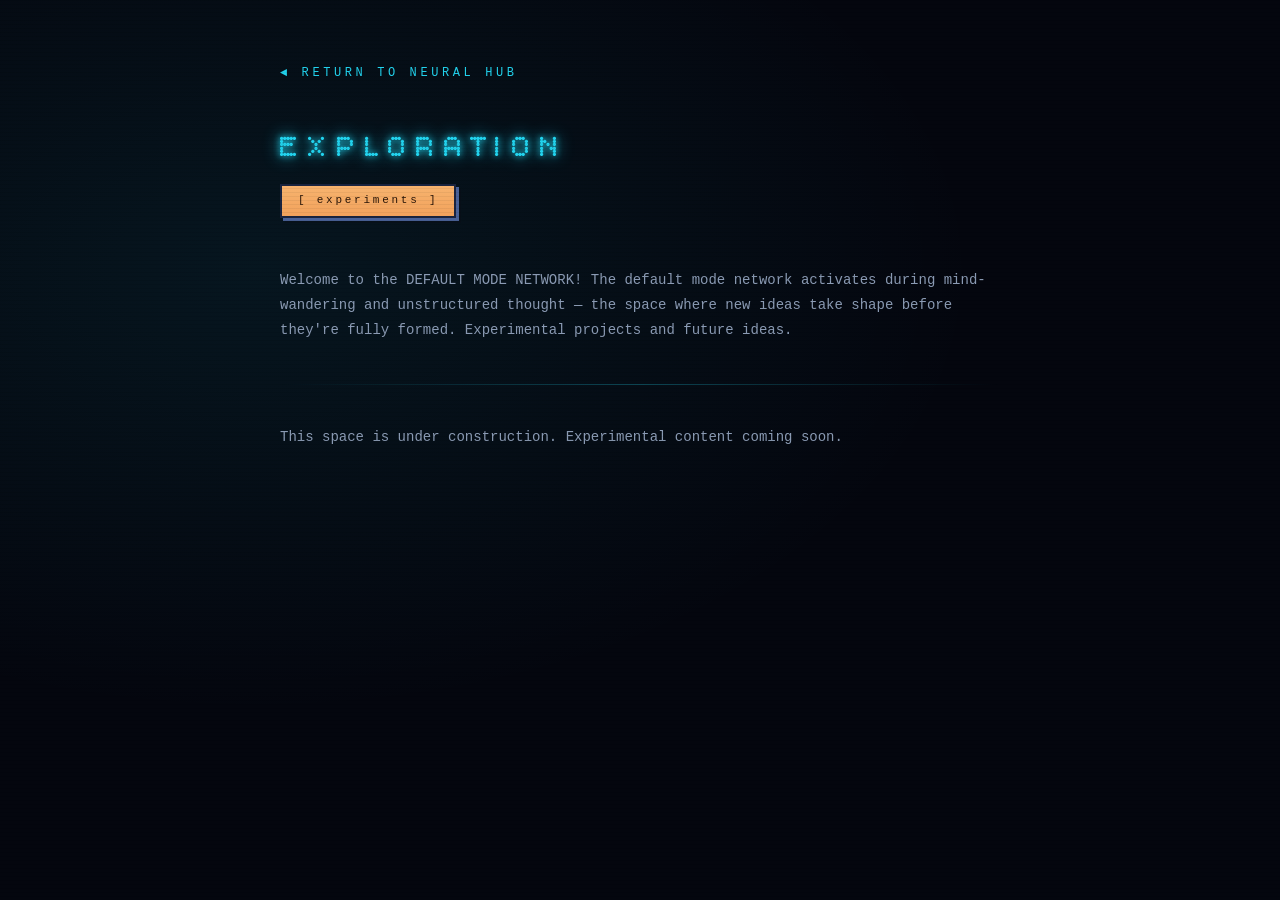
<file: experiments.html>
<!DOCTYPE html>
<html lang="en">
<head>
<meta charset="UTF-8">
<meta name="viewport" content="width=device-width, initial-scale=1.0">
<title>EXPLORATION | Experiments</title>
<link rel="preconnect" href="https://fonts.googleapis.com">
<link rel="preconnect" href="https://fonts.gstatic.com" crossorigin>
<link href="https://fonts.googleapis.com/css2?family=Bitcount+Prop+Single:wght@100..900&display=swap" rel="stylesheet">
<style>
  *, *::before, *::after { box-sizing: border-box; margin: 0; padding: 0; }
  body {
    background: #04060e;
    min-height: 100vh;
    font-family: 'Courier New', monospace;
    color: #8b9bb4;
    line-height: 1.6;
    overflow-x: hidden;
  }
  body::before {
    content: '';
    position: fixed;
    inset: 0;
    z-index: 0;
    background: 
      radial-gradient(ellipse at 20% 30%, rgba(34,211,238,0.08) 0%, transparent 50%),
      #04060e;
    pointer-events: none;
  }
  body::after {
    content: '';
    position: fixed;
    inset: 0;
    z-index: 40;
    pointer-events: none;
    background: repeating-linear-gradient(0deg, transparent, transparent 3px, rgba(0,0,0,0.05) 3px, rgba(0,0,0,0.05) 4px);
  }
  .particles {
    position: fixed;
    inset: 0;
    z-index: 1;
    pointer-events: none;
    overflow: hidden;
  }
  .particle {
    position: absolute;
    width: 2px;
    height: 2px;
    background: #22d3ee;
    border-radius: 50%;
    box-shadow: 0 0 6px #22d3ee;
    opacity: 0;
    animation: drift linear infinite, twinkle ease-in-out infinite;
  }
  @keyframes drift {
    from { transform: translateY(0); }
    to { transform: translateY(-120vh); }
  }
  @keyframes twinkle {
    0%, 100% { opacity: 0; }
    50% { opacity: 0.7; }
  }
  @keyframes fadeIn {
    to { opacity: 1; }
  }
 
  .container {
    position: relative;
    z-index: 10;
    max-width: 800px;
    margin: 0 auto;
    padding: 60px 40px;
    opacity: 0;
    animation: fadeIn 0.8s ease forwards;
  }
  .back-link {
    display: inline-block;
    margin-bottom: 40px;
    color: #22d3ee;
    text-decoration: none;
    font-size: 12px;
    letter-spacing: 0.3em;
    transition: opacity 0.3s;
  }
  .back-link:hover {
    opacity: 0.7;
    text-shadow: 0 0 8px currentColor;
  }
  h1 {
    font-family: 'Bitcount Prop Single', monospace;
    font-weight: 400;
    font-size: 32px;
    color: #22d3ee;
    margin-bottom: 10px;
    letter-spacing: 0.2em;
    text-shadow: 0 0 6px currentColor, 0 0 16px currentColor;
  }
  .subtitle {
    display: inline-block;
    font-size: 11px;
    color: #2a1608;
    letter-spacing: 0.25em;
    background: linear-gradient(180deg, #F7B36E, #F2A25C);
    border: 2px solid #1A2440;
    padding: 6px 16px;
    box-shadow: 3px 3px 0 #4A6298, 5px 5px 0 rgba(10,14,24,0.4);
    margin-bottom: 50px;
  }
  .content {
    font-size: 14px;
    line-height: 1.8;
  }
  .content p {
    margin-bottom: 20px;
  }
  .neural-divider {
    height: 1px;
    background: linear-gradient(90deg, transparent, rgba(34,211,238,0.3), transparent);
    margin: 40px 0;
  }
</style>
</head>
<body>
<div class="particles" id="particles"></div>
<div class="container">
  <a href="hub.html" class="back-link">◄ RETURN TO NEURAL HUB</a>
  <h1>EXPLORATION</h1>
  <div class="subtitle">[ experiments ]</div>
  
  <div class="content">
    <p>Welcome to the DEFAULT MODE NETWORK! The default mode network activates during mind-wandering and unstructured thought — the space where new ideas take shape before they're fully formed. Experimental projects and future ideas.</p>
    
    <div class="neural-divider"></div>
    
    <p>This space is under construction. Experimental content coming soon.</p>
  </div>
</div>
<script>
  (function() {
    const field = document.getElementById('particles');
    const N = 28;
    for (let i = 0; i < N; i++) {
      const p = document.createElement('div');
      p.className = 'particle';
      p.style.left = Math.random() * 100 + '%';
      p.style.top = Math.random() * 100 + '%';
      const driftDur = (10 + Math.random() * 14).toFixed(1) + 's';
      const twinkleDur = (2 + Math.random() * 3).toFixed(1) + 's';
      p.style.animationDuration = driftDur + ', ' + twinkleDur;
      p.style.animationDelay = (Math.random() * 10).toFixed(1) + 's, ' + (Math.random() * 3).toFixed(1) + 's';
      field.appendChild(p);
    }
  })();
</script>
</body>
</html>
</file>
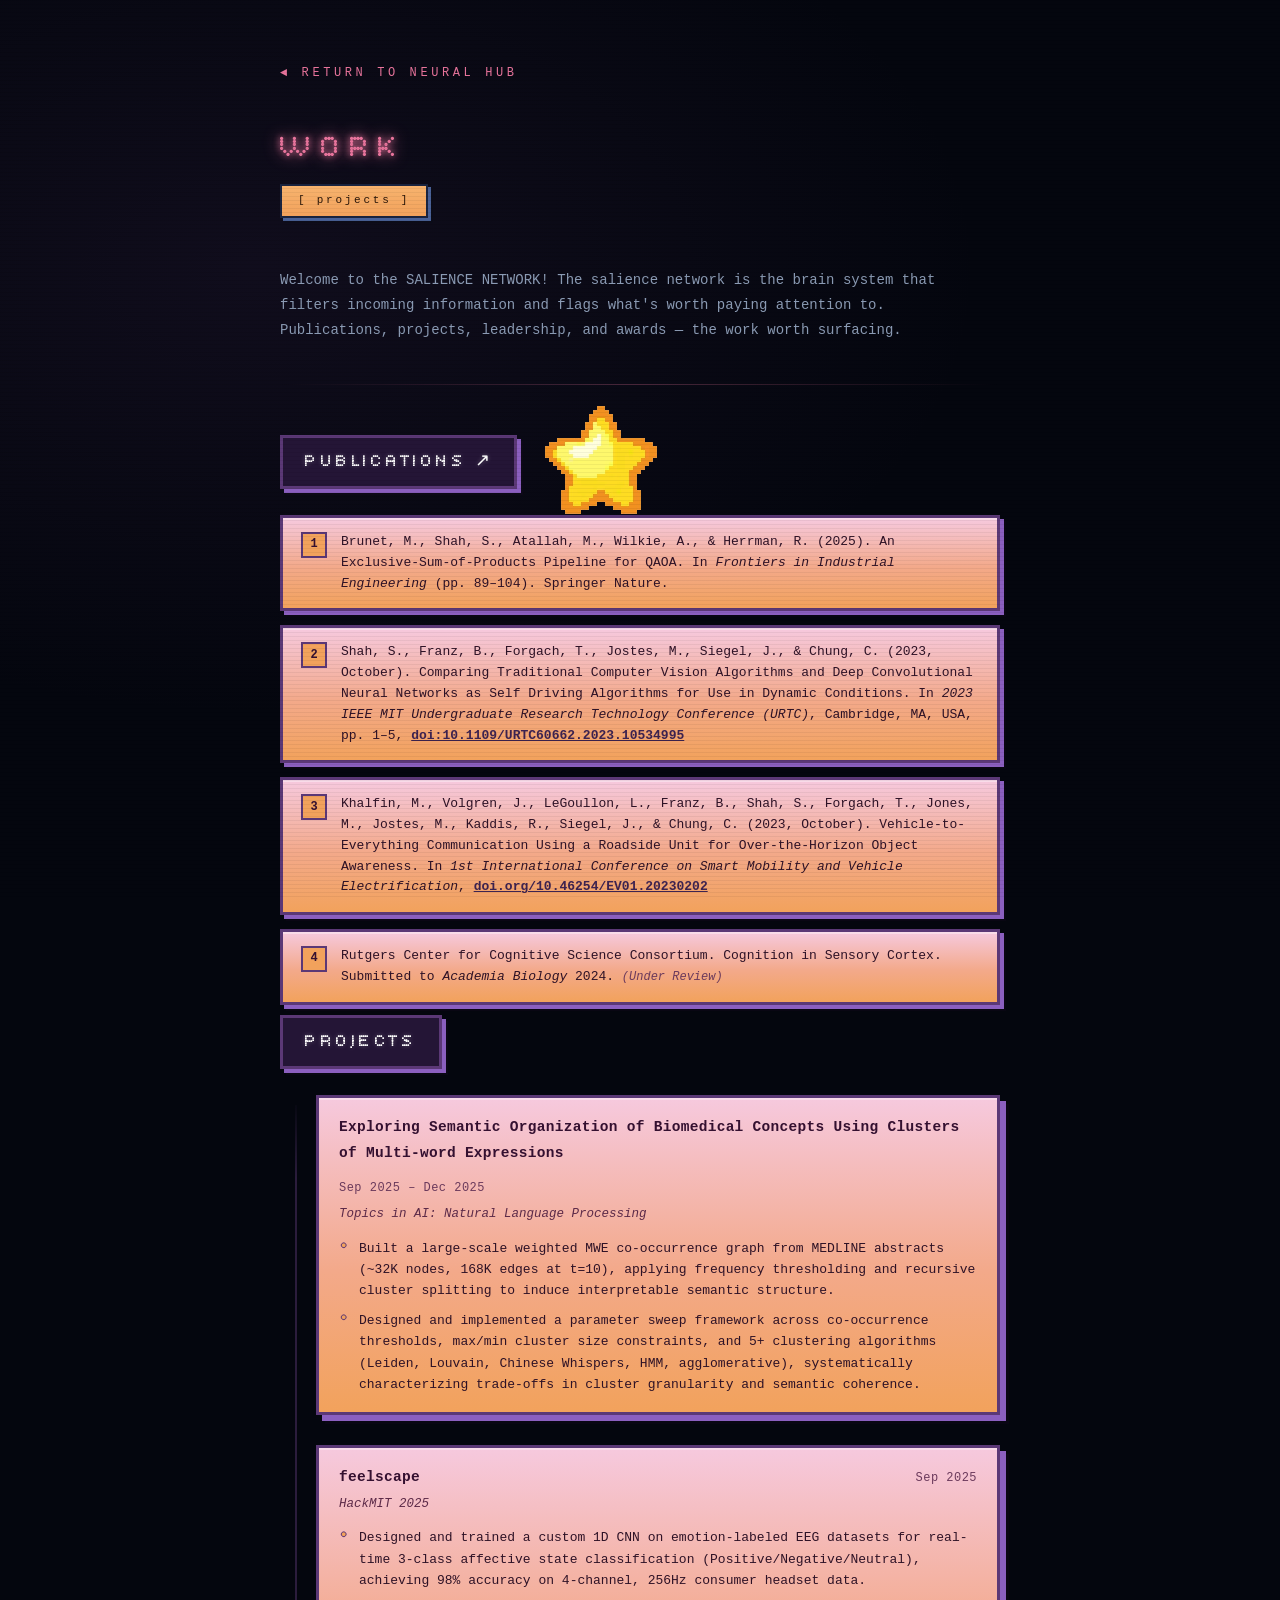
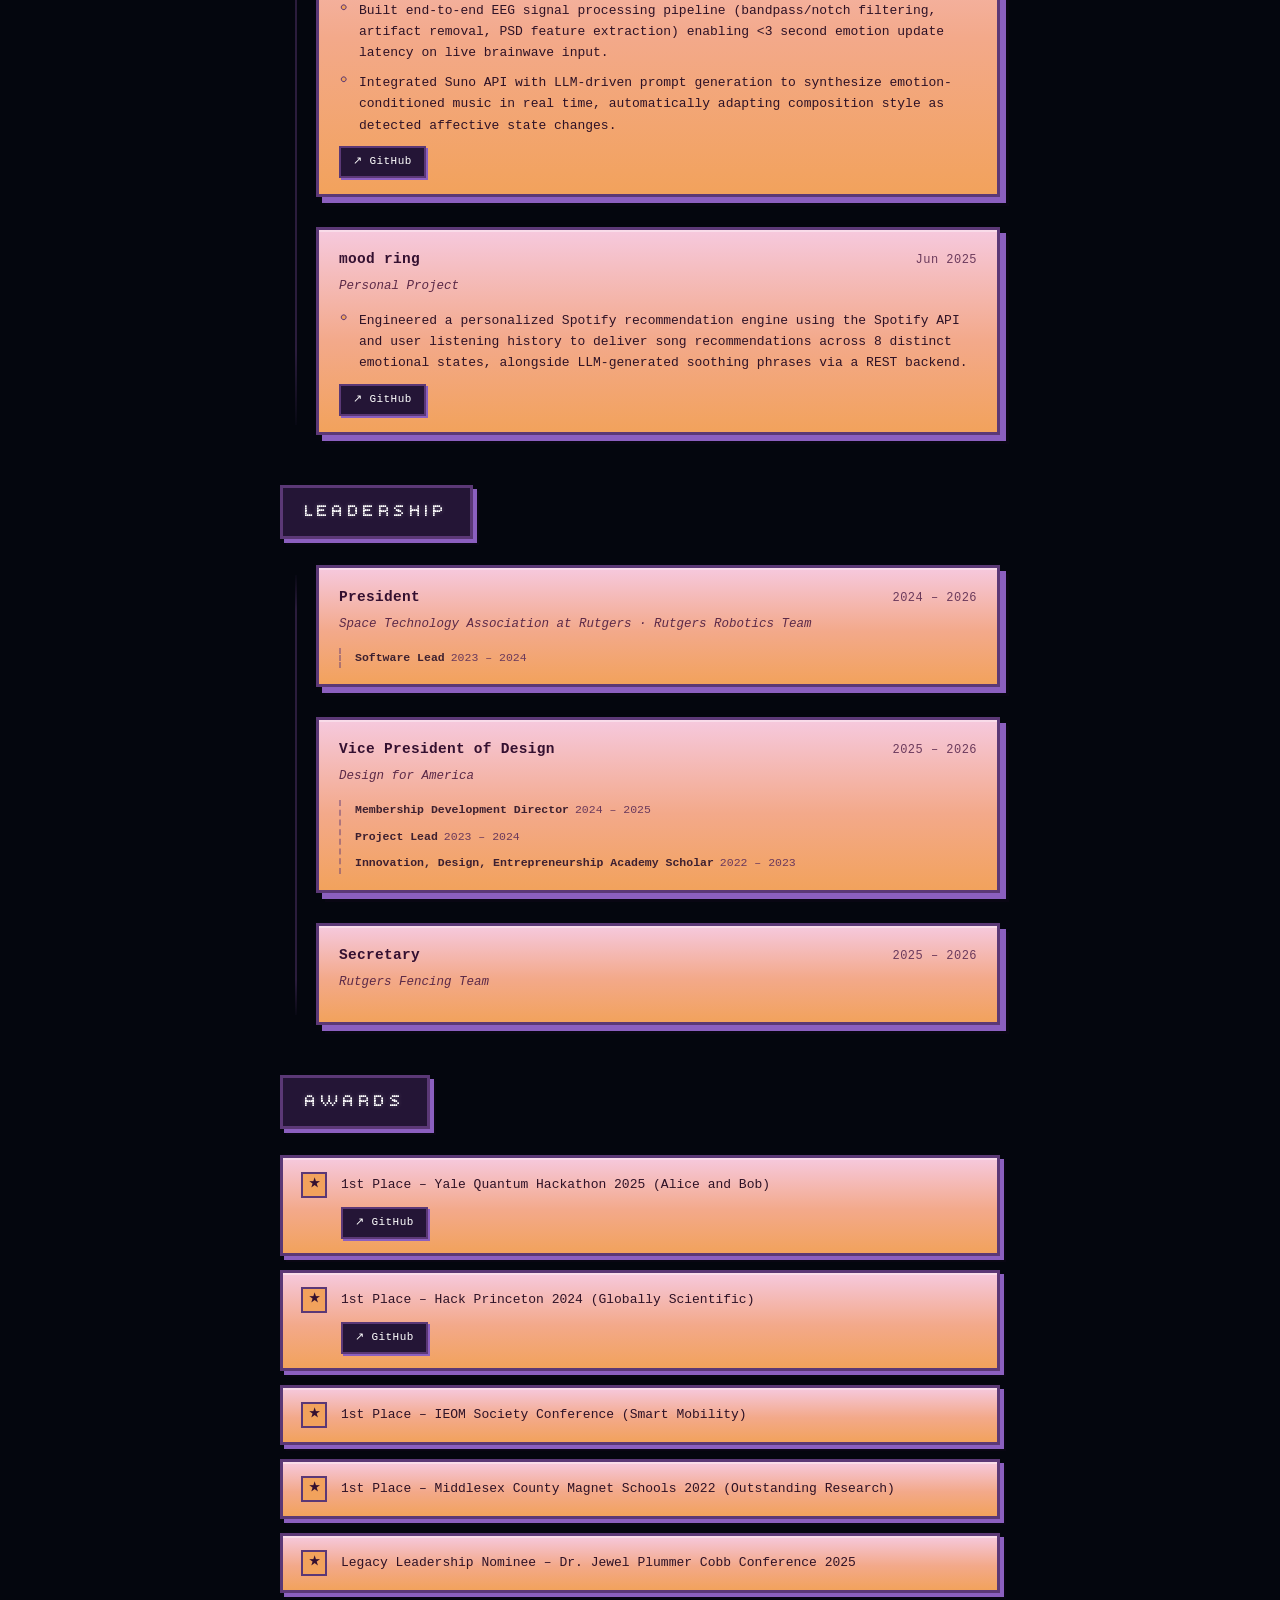
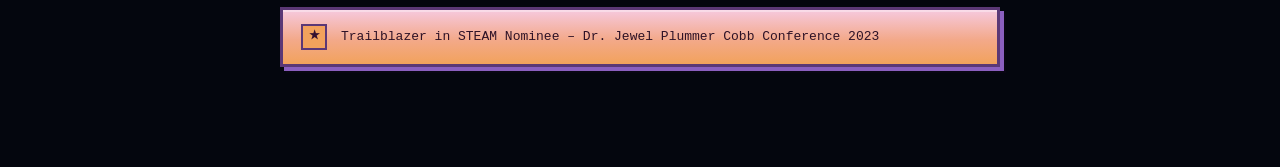
<file: projects.html>
<!DOCTYPE html>
<html lang="en">
<head>
<meta charset="UTF-8">
<meta name="viewport" content="width=device-width, initial-scale=1.0">
<title>WORK | Projects</title>
<link rel="preconnect" href="https://fonts.googleapis.com">
<link rel="preconnect" href="https://fonts.gstatic.com" crossorigin>
<link href="https://fonts.googleapis.com/css2?family=Bitcount+Prop+Single:wght@100..900&display=swap" rel="stylesheet">
<style>
  *, *::before, *::after { box-sizing: border-box; margin: 0; padding: 0; }
  body {
    background: #04060e;
    min-height: 100vh;
    font-family: 'Courier New', monospace;
    color: #8b9bb4;
    line-height: 1.6;
    overflow-x: hidden;
  }
  body::before {
    content: '';
    position: fixed;
    inset: 0;
    z-index: 0;
    background:
      radial-gradient(ellipse at 20% 30%, rgba(91,56,118,0.14) 0%, transparent 50%),
      #04060e;
    pointer-events: none;
  }
  body::after {
    content: '';
    position: fixed;
    inset: 0;
    z-index: 40;
    pointer-events: none;
    background: repeating-linear-gradient(0deg, transparent, transparent 3px, rgba(0,0,0,0.05) 3px, rgba(0,0,0,0.05) 4px);
  }
  .particles {
    position: fixed;
    inset: 0;
    z-index: 1;
    pointer-events: none;
    overflow: hidden;
  }
  .particle {
    position: absolute;
    width: 2px;
    height: 2px;
    background: #E8749C;
    border-radius: 50%;
    box-shadow: 0 0 6px #E8749C;
    opacity: 0;
    animation: drift linear infinite, twinkle ease-in-out infinite;
  }
  @keyframes drift {
    from { transform: translateY(0); }
    to { transform: translateY(-120vh); }
  }
  @keyframes twinkle {
    0%, 100% { opacity: 0; }
    50% { opacity: 0.7; }
  }
  @keyframes fadeIn {
    to { opacity: 1; }
  }

  .container {
    position: relative;
    z-index: 10;
    max-width: 800px;
    margin: 0 auto;
    padding: 60px 40px 100px;
    opacity: 0;
    animation: fadeIn 0.8s ease forwards;
  }
  .back-link {
    display: inline-block;
    margin-bottom: 40px;
    color: #E8749C;
    text-decoration: none;
    font-size: 12px;
    letter-spacing: 0.3em;
    transition: opacity 0.3s;
  }
  .back-link:hover {
    opacity: 0.7;
    text-shadow: 0 0 8px currentColor;
  }
  h1 {
    font-family: 'Bitcount Prop Single', monospace;
    font-weight: 400;
    font-size: 32px;
    color: #E8749C;
    margin-bottom: 10px;
    letter-spacing: 0.2em;
    text-shadow: 0 0 6px currentColor, 0 0 16px currentColor;
  }
  .subtitle {
    display: inline-block;
    font-size: 11px;
    color: #2a1608;
    letter-spacing: 0.25em;
    background: linear-gradient(180deg, #F7B36E, #F2A25C);
    border: 2px solid #1A2440;
    padding: 6px 16px;
    box-shadow: 3px 3px 0 #4A6298, 5px 5px 0 rgba(10,14,24,0.4);
    margin-bottom: 50px;
  }
  .content {
    position: relative;
    font-size: 14px;
    line-height: 1.8;
  }
  .content > p {
    margin-bottom: 20px;
  }
  .neural-divider {
    height: 1px;
    background: linear-gradient(90deg, transparent, rgba(232,116,156,0.3), transparent);
    margin: 40px 0;
  }

  /* ---- section tabs ---- */
  .section-title {
    display: inline-block;
    font-family: 'Bitcount Prop Single', monospace;
    font-weight: 400;
    font-size: 18px;
    color: #ffffff;
    letter-spacing: 0.14em;
    text-shadow: 0 0 4px rgba(255,255,255,0.3);
    background: #241536;
    border: 3px solid #5B3876;
    padding: 8px 22px;
    margin: 50px 0 26px;
    box-shadow: 4px 4px 0 #8B5FBF, 6px 6px 0 rgba(20,10,30,0.4);
    text-decoration: none;
    transition: transform 0.2s ease, box-shadow 0.2s ease;
  }
  .section-title:first-of-type {
    margin-top: 10px;
  }
  a.section-title {
    cursor: pointer;
  }
  a.section-title:hover {
    transform: translate(-2px, -2px);
    box-shadow: 6px 6px 0 #8B5FBF, 9px 9px 0 rgba(20,10,30,0.4);
  }

  /* ---- timeline (projects / leadership) ---- */
  .timeline {
    position: relative;
  }
  .timeline::before {
    content: '';
    position: absolute;
    top: 10px;
    bottom: 10px;
    left: 15px;
    width: 2px;
    background: linear-gradient(180deg,
      rgba(91,56,118,0.05),
      rgba(91,56,118,0.45) 8%,
      rgba(91,56,118,0.45) 92%,
      rgba(91,56,118,0.05));
  }
  .star-icon {
    position: absolute;
    top: 0;
    left: 0;
    width: 128px;
    height: 128px;
    transform: translateX(-50%);
    z-index: 5;
    pointer-events: none;
    image-rendering: pixelated;
    image-rendering: crisp-edges;
    transition: top 0.6s cubic-bezier(0.34, 1.56, 0.64, 1), left 0.6s cubic-bezier(0.34, 1.56, 0.64, 1);
    animation: starBounce 1.1s ease-in-out infinite;
  }
  @keyframes starBounce {
    0%, 100% { transform: translateX(-50%) translateY(0); }
    50%      { transform: translateX(-50%) translateY(-8px); }
  }
  .timeline-item {
    position: relative;
    padding-bottom: 30px;
  }
  .timeline-item:last-child {
    padding-bottom: 0;
  }
  .timeline-content {
    margin-left: 36px;
    background: linear-gradient(180deg, #F6C9DE, #F3A98A 55%, #F2A25C);
    border: 3px solid #5B3876;
    padding: 16px 20px;
    box-shadow: 6px 6px 0 #8B5FBF, 9px 9px 0 rgba(20,10,30,0.35), inset 0 2px 0 rgba(255,255,255,0.35);
    transition: border-color 0.25s ease, box-shadow 0.25s ease, transform 0.25s ease;
  }
  .timeline-item:hover .timeline-content {
    border-color: #3d2350;
    transform: translate(-3px, -3px);
    box-shadow: 9px 9px 0 #8B5FBF, 13px 13px 0 rgba(20,10,30,0.35), inset 0 2px 0 rgba(255,255,255,0.45);
  }
  .entry-top-row {
    display: flex;
    justify-content: space-between;
    align-items: baseline;
    gap: 12px;
    flex-wrap: wrap;
  }
  .role-title {
    font-weight: bold;
    color: #341030;
    font-size: 14.5px;
    letter-spacing: 0.02em;
  }
  .entry-dates {
    font-size: 12px;
    color: #6B3A5C;
    letter-spacing: 0.04em;
    white-space: nowrap;
  }
  .entry-sub-row {
    display: flex;
    justify-content: space-between;
    align-items: baseline;
    gap: 12px;
    flex-wrap: wrap;
    margin: 3px 0 12px;
  }
  .company-name {
    font-style: italic;
    color: #5C2A48;
    font-size: 12.5px;
  }
  .entry-bullets {
    list-style: none;
  }
  .entry-bullets li {
    position: relative;
    padding-left: 20px;
    margin-bottom: 8px;
    font-size: 13px;
    line-height: 1.65;
    color: #2E1226;
  }
  .entry-bullets li:last-child {
    margin-bottom: 0;
  }
  .entry-bullets li::before {
    content: '●';
    position: absolute;
    left: 2px;
    top: 1px;
    font-size: 9px;
    color: #F2A25C;
    text-shadow: -1px 0 0 #5B3876, 1px 0 0 #5B3876, 0 -1px 0 #5B3876, 0 1px 0 #5B3876;
  }

  /* ---- leadership promotion trail ---- */
  .promo-list {
    margin-top: 10px;
    padding-left: 14px;
    border-left: 2px dashed rgba(91,56,118,0.45);
  }
  .promo-item {
    font-size: 11.5px;
    color: #5C2A48;
    margin-bottom: 6px;
  }
  .promo-item:last-child {
    margin-bottom: 0;
  }
  .promo-role {
    font-weight: bold;
    color: #3d2030;
  }
  .promo-dates {
    color: #6B3A5C;
    margin-left: 6px;
  }

  /* ---- external link pill ---- */
  .ext-link {
    display: inline-flex;
    align-items: center;
    gap: 5px;
    font-size: 11px;
    letter-spacing: 0.04em;
    padding: 4px 12px;
    margin-top: 10px;
    background: #241536;
    color: #ffffff;
    border: 2px solid #5B3876;
    text-decoration: none;
    box-shadow: 2px 2px 0 #8B5FBF;
    transition: transform 0.2s ease, box-shadow 0.2s ease;
  }
  .ext-link:hover {
    transform: translate(-2px, -2px);
    box-shadow: 4px 4px 0 #8B5FBF;
  }

  /* ---- publications / awards ---- */
  .pub-list, .award-list {
    display: flex;
    flex-direction: column;
    gap: 14px;
  }
  .pub-item, .award-item {
    display: flex;
    align-items: flex-start;
    gap: 14px;
    background: linear-gradient(180deg, #F6C9DE, #F3A98A 55%, #F2A25C);
    border: 3px solid #5B3876;
    padding: 14px 18px;
    box-shadow: 4px 4px 0 #8B5FBF, 6px 6px 0 rgba(20,10,30,0.35), inset 0 2px 0 rgba(255,255,255,0.35);
    transition: border-color 0.25s ease, box-shadow 0.25s ease, transform 0.25s ease;
  }
  .pub-item:hover, .award-item:hover {
    transform: translate(-2px, -2px);
    box-shadow: 6px 6px 0 #8B5FBF, 9px 9px 0 rgba(20,10,30,0.35), inset 0 2px 0 rgba(255,255,255,0.45);
  }
  .pub-badge, .award-badge {
    flex: none;
    width: 26px;
    height: 26px;
    display: flex;
    align-items: center;
    justify-content: center;
    background: #F2A25C;
    border: 2px solid #5B3876;
    color: #341030;
    font-weight: bold;
    font-size: 12px;
  }
  .pub-text, .award-text {
    font-size: 13px;
    line-height: 1.6;
    color: #2E1226;
  }
  .pub-status {
    font-style: italic;
    color: #6B3A5C;
    font-size: 12px;
  }
  .pub-link {
    color: #3d2350;
    font-weight: bold;
  }
  .award-body {
    flex: 1;
    min-width: 0;
  }
  @media (max-width: 640px) {
    .timeline::before { left: 8px; }
    .star-icon { width: 75px; height: 75px; }
    .timeline-content { margin-left: 22px; }
    .entry-dates { white-space: normal; }
  }
</style>
</head>
<body>
<div class="particles" id="particles"></div>
<div class="container">
  <a href="hub.html" class="back-link">◄ RETURN TO NEURAL HUB</a>
  <h1>WORK</h1>
  <div class="subtitle">[ projects ]</div>

  <div class="content">
    <p>Welcome to the SALIENCE NETWORK! The salience network is the brain system that filters incoming information and flags what's worth paying attention to. Publications, projects, leadership, and awards — the work worth surfacing.</p>

    <div class="neural-divider"></div>

    <img src="assets/star.png" class="star-icon" id="starIcon" alt="">

    <a href="https://scholar.google.com/citations?view_op=list_works&hl=en&hl=en&user=nwGi15sAAAAJ" target="_blank" rel="noopener" class="section-title">PUBLICATIONS ↗</a>
    <div class="pub-list">

      <div class="pub-item">
        <div class="pub-badge">1</div>
        <p class="pub-text">Brunet, M., Shah, S., Atallah, M., Wilkie, A., &amp; Herrman, R. (2025). An Exclusive-Sum-of-Products Pipeline for QAOA. In <em>Frontiers in Industrial Engineering</em> (pp. 89–104). Springer Nature.</p>
      </div>

      <div class="pub-item">
        <div class="pub-badge">2</div>
        <p class="pub-text">Shah, S., Franz, B., Forgach, T., Jostes, M., Siegel, J., &amp; Chung, C. (2023, October). Comparing Traditional Computer Vision Algorithms and Deep Convolutional Neural Networks as Self Driving Algorithms for Use in Dynamic Conditions. In <em>2023 IEEE MIT Undergraduate Research Technology Conference (URTC)</em>, Cambridge, MA, USA, pp. 1–5, <a class="pub-link" href="https://doi.org/10.1109/URTC60662.2023.10534995" target="_blank" rel="noopener">doi:10.1109/URTC60662.2023.10534995</a></p>
      </div>

      <div class="pub-item">
        <div class="pub-badge">3</div>
        <p class="pub-text">Khalfin, M., Volgren, J., LeGoullon, L., Franz, B., Shah, S., Forgach, T., Jones, M., Jostes, M., Kaddis, R., Siegel, J., &amp; Chung, C. (2023, October). Vehicle-to-Everything Communication Using a Roadside Unit for Over-the-Horizon Object Awareness. In <em>1st International Conference on Smart Mobility and Vehicle Electrification</em>, <a class="pub-link" href="https://doi.org/10.46254/EV01.20230202" target="_blank" rel="noopener">doi.org/10.46254/EV01.20230202</a></p>
      </div>

      <div class="pub-item">
        <div class="pub-badge">4</div>
        <p class="pub-text">Rutgers Center for Cognitive Science Consortium. Cognition in Sensory Cortex. Submitted to <em>Academia Biology</em> 2024. <span class="pub-status">(Under Review)</span></p>
      </div>

    </div>

    <h2 class="section-title">PROJECTS</h2>
    <div class="timeline">

      <div class="timeline-item">
        <div class="timeline-content">
          <div class="entry-top-row">
            <span class="role-title">Exploring Semantic Organization of Biomedical Concepts Using Clusters of Multi-word Expressions</span>
            <span class="entry-dates">Sep 2025 – Dec 2025</span>
          </div>
          <div class="entry-sub-row">
            <span class="company-name">Topics in AI: Natural Language Processing</span>
          </div>
          <ul class="entry-bullets">
            <li>Built a large-scale weighted MWE co-occurrence graph from MEDLINE abstracts (~32K nodes, 168K edges at t=10), applying frequency thresholding and recursive cluster splitting to induce interpretable semantic structure.</li>
            <li>Designed and implemented a parameter sweep framework across co-occurrence thresholds, max/min cluster size constraints, and 5+ clustering algorithms (Leiden, Louvain, Chinese Whispers, HMM, agglomerative), systematically characterizing trade-offs in cluster granularity and semantic coherence.</li>
          </ul>
        </div>
      </div>

      <div class="timeline-item">
        <div class="timeline-content">
          <div class="entry-top-row">
            <span class="role-title">feelscape</span>
            <span class="entry-dates">Sep 2025</span>
          </div>
          <div class="entry-sub-row">
            <span class="company-name">HackMIT 2025</span>
          </div>
          <ul class="entry-bullets">
            <li>Designed and trained a custom 1D CNN on emotion-labeled EEG datasets for real-time 3-class affective state classification (Positive/Negative/Neutral), achieving 98% accuracy on 4-channel, 256Hz consumer headset data.</li>
            <li>Built end-to-end EEG signal processing pipeline (bandpass/notch filtering, artifact removal, PSD feature extraction) enabling &lt;3 second emotion update latency on live brainwave input.</li>
            <li>Integrated Suno API with LLM-driven prompt generation to synthesize emotion-conditioned music in real time, automatically adapting composition style as detected affective state changes.</li>
          </ul>
          <a href="https://github.com/shilpishah/feelscape" target="_blank" rel="noopener" class="ext-link">↗ GitHub</a>
        </div>
      </div>

      <div class="timeline-item">
        <div class="timeline-content">
          <div class="entry-top-row">
            <span class="role-title">mood ring</span>
            <span class="entry-dates">Jun 2025</span>
          </div>
          <div class="entry-sub-row">
            <span class="company-name">Personal Project</span>
          </div>
          <ul class="entry-bullets">
            <li>Engineered a personalized Spotify recommendation engine using the Spotify API and user listening history to deliver song recommendations across 8 distinct emotional states, alongside LLM-generated soothing phrases via a REST backend.</li>
          </ul>
          <a href="https://github.com/shilpishah/MoodRing" target="_blank" rel="noopener" class="ext-link">↗ GitHub</a>
        </div>
      </div>

    </div>

    <h2 class="section-title">LEADERSHIP</h2>
    <div class="timeline">

      <div class="timeline-item">
        <div class="timeline-content">
          <div class="entry-top-row">
            <span class="role-title">President</span>
            <span class="entry-dates">2024 – 2026</span>
          </div>
          <div class="entry-sub-row">
            <span class="company-name">Space Technology Association at Rutgers · Rutgers Robotics Team</span>
          </div>
          <div class="promo-list">
            <div class="promo-item"><span class="promo-role">Software Lead</span><span class="promo-dates">2023 – 2024</span></div>
          </div>
        </div>
      </div>

      <div class="timeline-item">
        <div class="timeline-content">
          <div class="entry-top-row">
            <span class="role-title">Vice President of Design</span>
            <span class="entry-dates">2025 – 2026</span>
          </div>
          <div class="entry-sub-row">
            <span class="company-name">Design for America</span>
          </div>
          <div class="promo-list">
            <div class="promo-item"><span class="promo-role">Membership Development Director</span><span class="promo-dates">2024 – 2025</span></div>
            <div class="promo-item"><span class="promo-role">Project Lead</span><span class="promo-dates">2023 – 2024</span></div>
            <div class="promo-item"><span class="promo-role">Innovation, Design, Entrepreneurship Academy Scholar</span><span class="promo-dates">2022 – 2023</span></div>
          </div>
        </div>
      </div>

      <div class="timeline-item">
        <div class="timeline-content">
          <div class="entry-top-row">
            <span class="role-title">Secretary</span>
            <span class="entry-dates">2025 – 2026</span>
          </div>
          <div class="entry-sub-row">
            <span class="company-name">Rutgers Fencing Team</span>
          </div>
        </div>
      </div>

    </div>

    <h2 class="section-title">AWARDS</h2>
    <div class="award-list">

      <div class="award-item">
        <div class="award-badge">★</div>
        <div class="award-body">
          <span class="award-text">1st Place – Yale Quantum Hackathon 2025 (Alice and Bob)</span><br>
          <a href="https://github.com/Alice-Bob-SW/eth25-alice-bob-challenge" target="_blank" rel="noopener" class="ext-link">↗ GitHub</a>
        </div>
      </div>

      <div class="award-item">
        <div class="award-badge">★</div>
        <div class="award-body">
          <span class="award-text">1st Place – Hack Princeton 2024 (Globally Scientific)</span><br>
          <a href="https://github.com/NandeeneeSingh/HackPrinceton" target="_blank" rel="noopener" class="ext-link">↗ GitHub</a>
        </div>
      </div>

      <div class="award-item">
        <div class="award-badge">★</div>
        <div class="award-body"><span class="award-text">1st Place – IEOM Society Conference (Smart Mobility)</span></div>
      </div>

      <div class="award-item">
        <div class="award-badge">★</div>
        <div class="award-body"><span class="award-text">1st Place – Middlesex County Magnet Schools 2022 (Outstanding Research)</span></div>
      </div>

      <div class="award-item">
        <div class="award-badge">★</div>
        <div class="award-body"><span class="award-text">Legacy Leadership Nominee – Dr. Jewel Plummer Cobb Conference 2025</span></div>
      </div>

      <div class="award-item">
        <div class="award-badge">★</div>
        <div class="award-body"><span class="award-text">Trailblazer in STEAM Nominee – Dr. Jewel Plummer Cobb Conference 2023</span></div>
      </div>

    </div>

  </div>
</div>
<script>
  (function() {
    const field = document.getElementById('particles');
    const N = 28;
    for (let i = 0; i < N; i++) {
      const p = document.createElement('div');
      p.className = 'particle';
      p.style.left = Math.random() * 100 + '%';
      p.style.top = Math.random() * 100 + '%';
      const driftDur = (10 + Math.random() * 14).toFixed(1) + 's';
      const twinkleDur = (2 + Math.random() * 3).toFixed(1) + 's';
      p.style.animationDuration = driftDur + ', ' + twinkleDur;
      p.style.animationDelay = (Math.random() * 10).toFixed(1) + 's, ' + (Math.random() * 3).toFixed(1) + 's';
      field.appendChild(p);
    }
  })();

  (function() {
    const star = document.getElementById('starIcon');
    const content = document.querySelector('.content');
    const items = Array.from(document.querySelectorAll('.section-title'));
    if (!star || !content || items.length === 0) return;

    let activeItem = items[0];

    function targetPos(item) {
      const contentRect = content.getBoundingClientRect();
      const itemRect = item.getBoundingClientRect();
      const gap = 20;
      if (window.innerWidth < 640) {
        return {
          left: (itemRect.left - contentRect.left) + itemRect.width / 2,
          top: (itemRect.bottom - contentRect.top) + gap
        };
      }
      return {
        left: (itemRect.right - contentRect.left) + gap + star.offsetWidth / 2,
        top: (itemRect.top - contentRect.top) + itemRect.height / 2 - star.offsetHeight / 2
      };
    }

    function place(item, animate) {
      star.style.transition = animate ? '' : 'none';
      const pos = targetPos(item);
      star.style.left = pos.left + 'px';
      star.style.top = pos.top + 'px';
    }

    items.forEach(function(item) {
      item.addEventListener('mouseenter', function() {
        activeItem = item;
        place(item, true);
      });
    });

    window.addEventListener('resize', function() { place(activeItem, false); });
    window.addEventListener('load', function() { place(activeItem, false); });
    place(activeItem, false);
  })();
</script>
</body>
</html>
</file>
